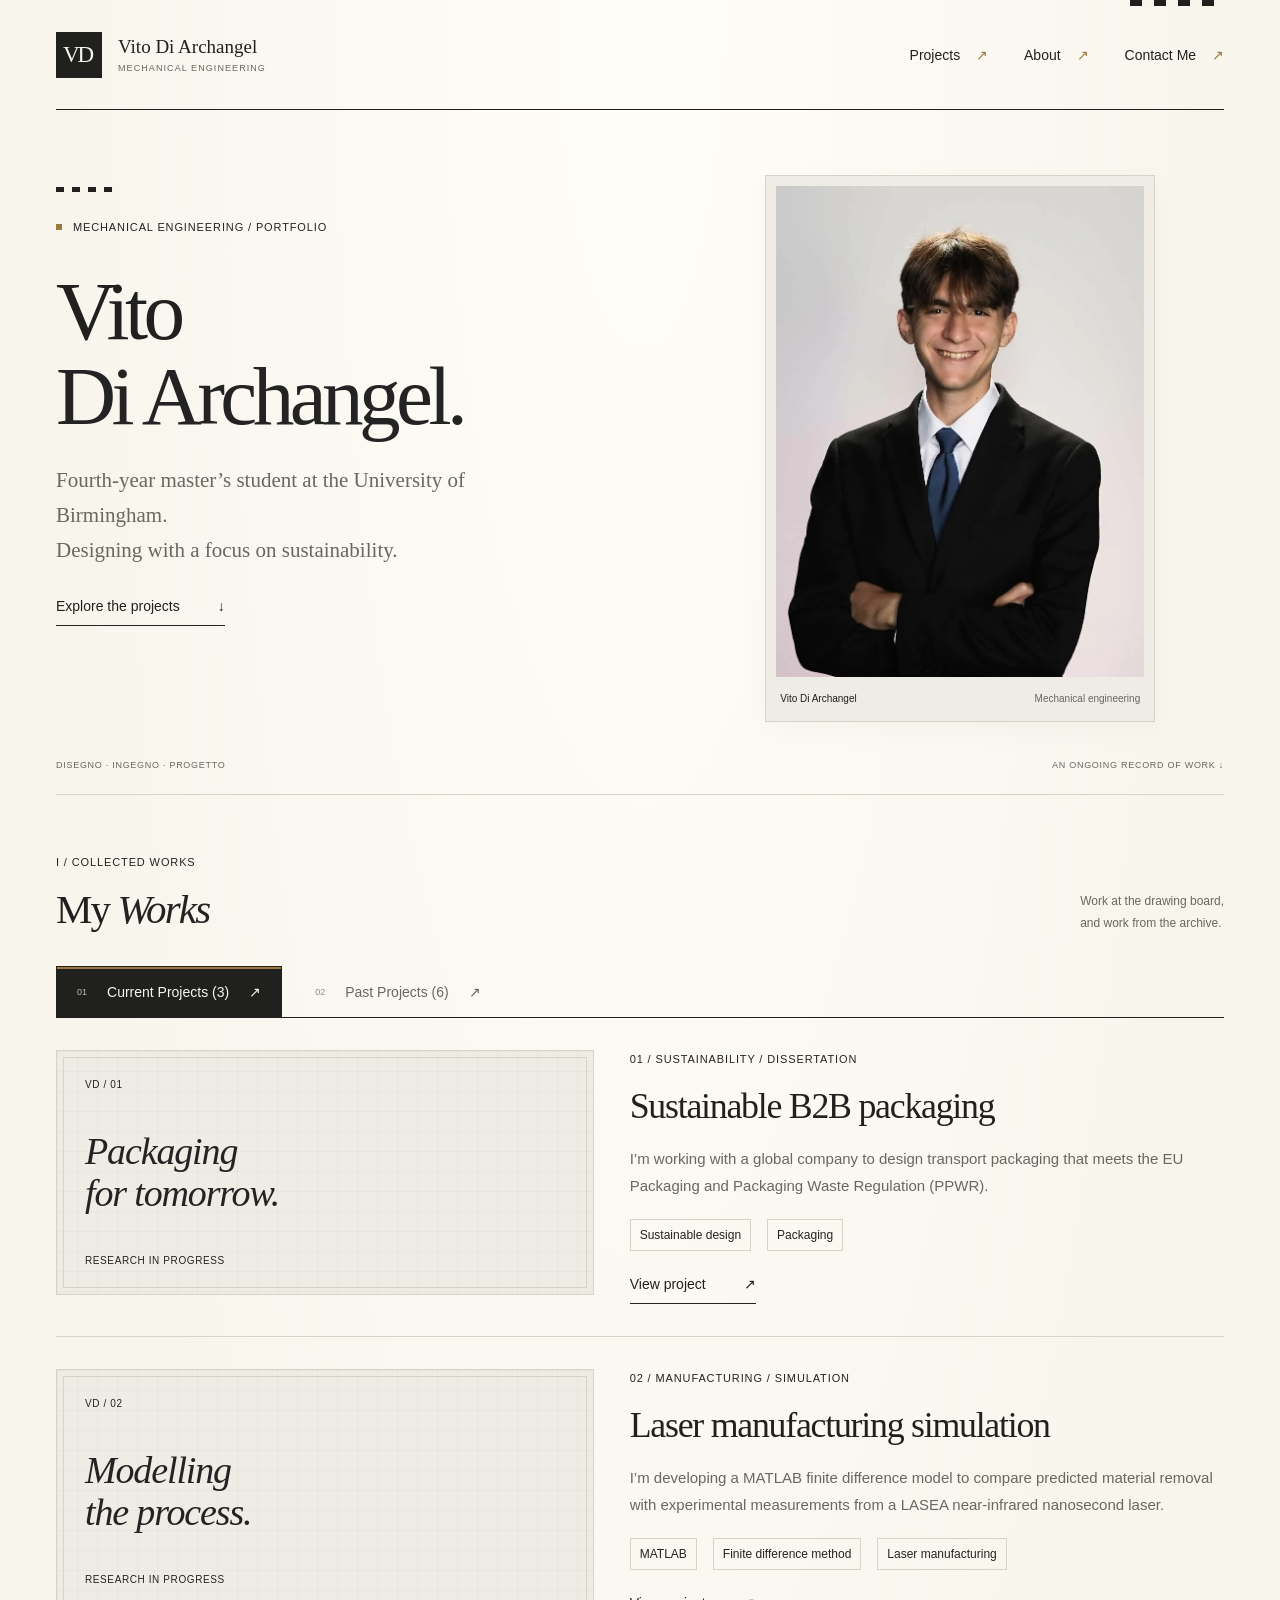
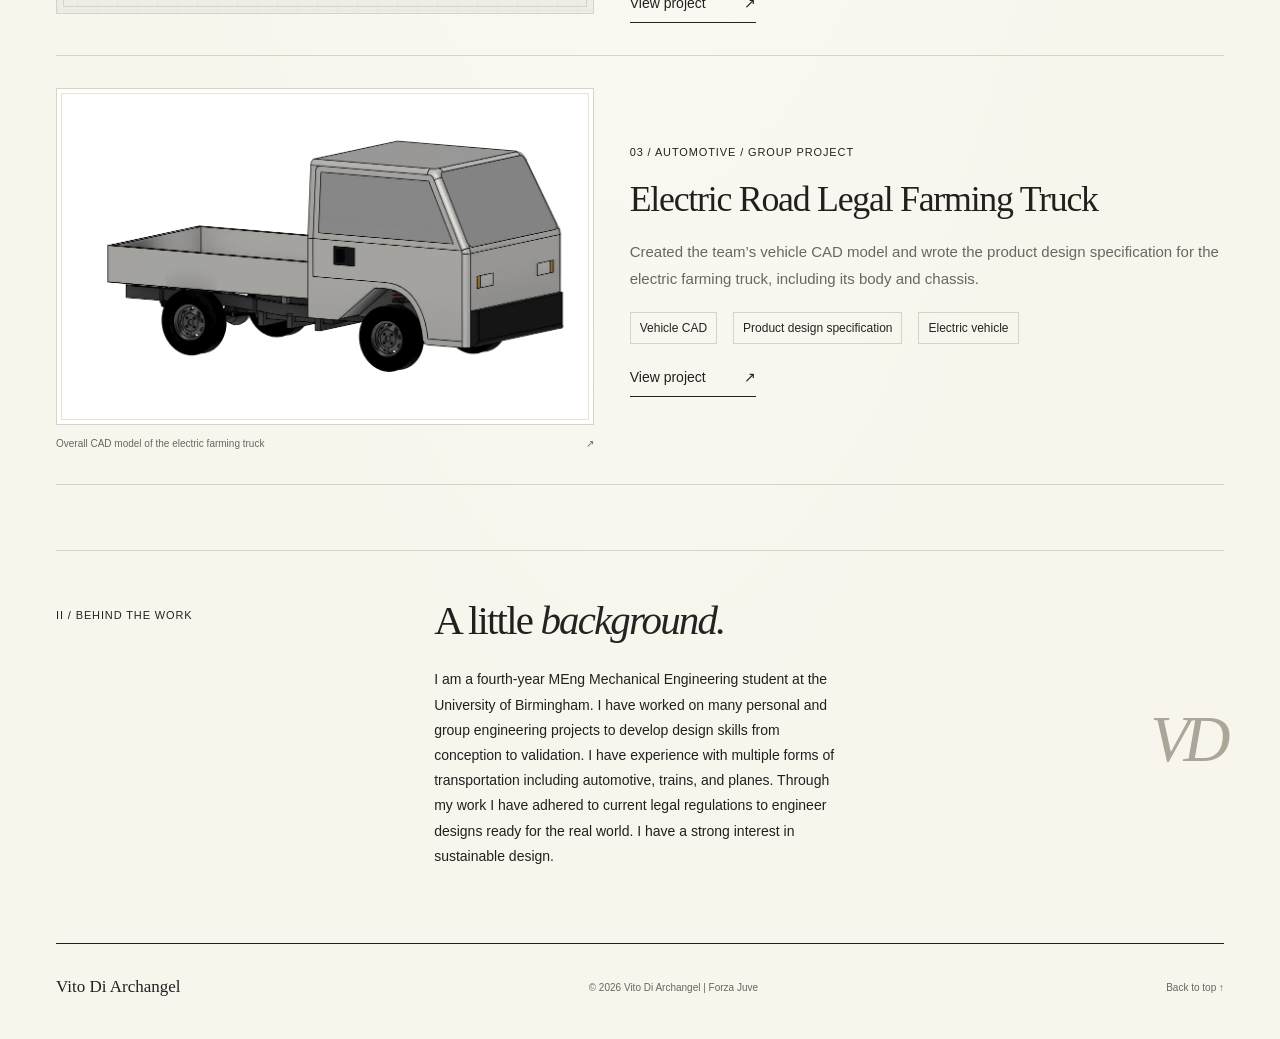
<file: index.html>
<!doctype html>
<html lang="en-GB">
  <head>
    <meta charset="UTF-8">
    <meta name="viewport" content="width=device-width, initial-scale=1">
    <meta name="description" content="Mechanical engineering portfolio of Vito Di Archangel, a fourth-year master’s student at the University of Birmingham.">
    <meta name="theme-color" content="#f8f5ed">
    <title>Vito Di Archangel - Portfolio</title>
    <link rel="stylesheet" href="style.css">
    <script src="page-data.js" defer>
    </script>
    <script src="script.js" defer>
    </script>
  </head>
  <body>
    <a class="skip-link" href="#main">Skip to content</a>

    <!-- A maker’s mark and a simple navigation. -->
    <header class="header shell">
      <a class="brand" href="./" aria-label="Vito Di Archangel home">
        <span class="brand-mark" aria-hidden="true">VD</span>
        <span>
          Vito Di Archangel
          <span class="brand-caption">Mechanical engineering</span>
        </span>
      </a>
      <nav aria-label="Main navigation">
        <a href="#projects">Projects <span aria-hidden="true">↗</span>
        </a>
        <a href="#about">About <span aria-hidden="true">↗</span>
        </a>
        <a href="contact.html">Contact Me <span aria-hidden="true">↗</span>
        </a>
      </nav>
    </header>

    <main id="main" class="shell">
      <section class="hero" aria-labelledby="hero-title">
        <div class="hero-copy">
          <p class="eyebrow">
            <span class="square" aria-hidden="true">
            </span>
            Mechanical engineering / Portfolio
          </p>
          <h1 id="hero-title">Vito<br>
            <em>Di Archangel.</em>
          </h1>
          <p class="intro">Fourth-year master’s student at the University of Birmingham.<br>Designing with a focus on sustainability.</p>
          <a class="text-link" href="#projects">
            Explore the projects <span aria-hidden="true">↓</span>
          </a>
        </div>

        <figure class="portrait-frame">
          <img class="portrait-image" src="assets/vito.jpg" alt="Portrait of Vito Di Archangel" width="749" height="1000" fetchpriority="high">
          <figcaption>
            <span>Vito Di Archangel</span>
            <span>Mechanical engineering</span>
          </figcaption>
        </figure>

        <div class="hero-foot">
          <span>Disegno · Ingegno · Progetto</span>
          <span>An ongoing record of work ↓</span>
        </div>
      </section>

      <section id="projects" class="projects" aria-labelledby="projects-title">
        <div class="section-heading">
          <div>
            <p class="eyebrow">I / Collected works</p>
            <h2 id="projects-title">My <em>Works</em>
            </h2>
          </div>
          <p>Work at the drawing board,<br>and work from the archive.</p>
        </div>

        <!-- Tabs support mouse, touch, arrow keys, Home, and End. -->
        <div class="tabs" role="tablist" aria-label="Project status">
          <button id="current-tab" type="button" role="tab" aria-selected="true" aria-controls="current-panel" tabindex="0">
            <span class="tab-number" aria-hidden="true">01</span>
            Current Projects (3)
            <span aria-hidden="true">↗</span>
          </button>
          <button id="past-tab" type="button" role="tab" aria-selected="false" aria-controls="past-panel" tabindex="-1">
            <span class="tab-number" aria-hidden="true">02</span>
            Past Projects (6)
            <span aria-hidden="true">↗</span>
          </button>
        </div>

        <div id="current-panel" class="project-list" role="tabpanel" aria-labelledby="current-tab" tabindex="0">
          <article id="sustainable-packaging" class="project-card">
            <div class="project-media">
              <div class="project-placeholder" aria-hidden="true">
                <span>VD / 01</span>
                <span>Packaging<br>for tomorrow.</span>
                <span>Research in progress</span>
              </div>
            </div>
            <div class="project-copy">
              <p class="eyebrow">01 / Sustainability / Dissertation</p>
              <h3>
                <a href="sustainable-packaging.html">Sustainable B2B packaging</a>
              </h3>
              <p class="project-intro">I’m working with a global company to design transport packaging that meets the EU Packaging and Packaging Waste Regulation (PPWR).</p>
              <ul class="project-tags" aria-label="Tools and focus areas">
                <li>Sustainable design</li>
                <li>Packaging</li>
              </ul>

              <a class="text-link project-page-link" href="sustainable-packaging.html">View project <span aria-hidden="true">↗</span>
              </a>
            </div>
          </article>

          <article id="laser-manufacturing" class="project-card">
            <div class="project-media">
              <div class="project-placeholder" aria-hidden="true">
                <span>VD / 02</span>
                <span>Modelling<br>the process.</span>
                <span>Research in progress</span>
              </div>
            </div>
            <div class="project-copy">
              <p class="eyebrow">02 / Manufacturing / Simulation</p>
              <h3>
                <a href="laser-manufacturing.html">Laser manufacturing simulation</a>
              </h3>
              <p class="project-intro">I’m developing a MATLAB finite difference model to compare predicted material removal with experimental measurements from a LASEA near-infrared nanosecond laser.</p>
              <ul class="project-tags" aria-label="Tools and focus areas">
                <li>MATLAB</li>
                <li>Finite difference method</li>
                <li>Laser manufacturing</li>
              </ul>

              <a class="text-link project-page-link" href="laser-manufacturing.html">View project <span aria-hidden="true">↗</span>
              </a>
            </div>
          </article>

          <article id="electric-farming-truck" class="project-card">
            <div class="project-media">
              <figure class="project-figure">
                <a href="electric-farming-truck.html" aria-label="View project: Electric Road Legal Farming Truck">
                  <img src="assets/page-8-image-1.png" alt="Overall CAD model of the electric farming truck" loading="lazy" width="1036" height="627">
                </a>
                <figcaption>Overall CAD model of the electric farming truck <span aria-hidden="true">↗</span>
                </figcaption>
              </figure>
            </div>
            <div class="project-copy">
              <p class="eyebrow">03 / Automotive / Group project</p>
              <h3>
                <a href="electric-farming-truck.html">Electric Road Legal Farming Truck</a>
              </h3>
              <p class="project-intro">Created the team’s vehicle CAD model and wrote the product design specification for the electric farming truck, including its body and chassis.</p>
              <ul class="project-tags" aria-label="Tools and focus areas">
                <li>Vehicle CAD</li>
                <li>Product design specification</li>
                <li>Electric vehicle</li>
              </ul>

              <a class="text-link project-page-link" href="electric-farming-truck.html">View project <span aria-hidden="true">↗</span>
              </a>
            </div>
          </article>
        </div>

        <div id="past-panel" class="project-list" role="tabpanel" aria-labelledby="past-tab" tabindex="0" hidden>
          <article id="gear-reduction-unit" class="project-card">
            <div class="project-media">
              <figure class="project-figure">
                <a href="gear-reduction-unit.html" aria-label="View project: Gear reduction unit">
                  <img src="assets/page-2-image-1.png" alt="Shaft subassemblies inserted into main unit assembly" loading="lazy" width="705" height="459">
                </a>
                <figcaption>Shaft subassemblies inserted into main unit assembly <span aria-hidden="true">↗</span>
                </figcaption>
              </figure>
            </div>
            <div class="project-copy">
              <p class="eyebrow">01 / Mechanical design / Transmission</p>
              <h3>
                <a href="gear-reduction-unit.html">Gear reduction unit</a>
              </h3>
              <p class="project-intro">Designed a 2:1 gear train with SKF bearings sized for 12,000-hour L10 life.</p>
              <ul class="project-tags" aria-label="Tools and focus areas">
                <li>GP100</li>
                <li>Romax Concept</li>
                <li>BS 8888</li>
                <li>GD&amp;T</li>
              </ul>

              <a class="text-link project-page-link" href="gear-reduction-unit.html">View project <span aria-hidden="true">↗</span>
              </a>
            </div>
          </article>

          <article id="train-bogie" class="project-card">
            <div class="project-media">
              <figure class="project-figure">
                <a href="train-bogie.html" aria-label="View project: Train bogie with regenerative braking">
                  <img src="assets/page-3-image-1.png" alt="Complete bogie CAD" loading="lazy" width="663" height="454">
                </a>
                <figcaption>Complete bogie CAD <span aria-hidden="true">↗</span>
                </figcaption>
              </figure>
            </div>
            <div class="project-copy">
              <p class="eyebrow">02 / Rail / Interdisciplinary design</p>
              <h3>
                <a href="train-bogie.html">Train bogie with regenerative braking</a>
              </h3>
              <p class="project-intro">Modelled the bogie in CAD and refined its frame using finite element analysis. Produced BS 8888 drawings and manufacturing plans.</p>
              <ul class="project-tags" aria-label="Tools and focus areas">
                <li>CAD</li>
                <li>FEA</li>
                <li>Regenerative braking</li>
                <li>Design for manufacture</li>
              </ul>

              <a class="text-link project-page-link" href="train-bogie.html">View project <span aria-hidden="true">↗</span>
              </a>
            </div>
          </article>

          <article id="wing-redesign" class="project-card">
            <div class="project-media">
              <figure class="project-figure">
                <a href="wing-redesign.html" aria-label="View project: Wing redesign in Ansys CFD">
                  <img src="assets/page-4-image-1.png" alt="Twist redesign: velocity streamlines at cruise speed" loading="lazy" width="1239" height="635">
                </a>
                <figcaption>Twist redesign: velocity streamlines at cruise speed <span aria-hidden="true">↗</span>
                </figcaption>
              </figure>
            </div>
            <div class="project-copy">
              <p class="eyebrow">03 / Aerospace / Computational fluid dynamics</p>
              <h3>
                <a href="wing-redesign.html">Wing redesign in Ansys CFD</a>
              </h3>
              <p class="project-intro">Used Ansys CFD to show that a 3° wing twist increased the lift coefficient by 9.6% and the drag coefficient by 5.5%.</p>
              <ul class="project-tags" aria-label="Tools and focus areas">
                <li>Ansys CFD</li>
                <li>Aerodynamics</li>
                <li>Meshing</li>
              </ul>

              <a class="text-link project-page-link" href="wing-redesign.html">View project <span aria-hidden="true">↗</span>
              </a>
            </div>
          </article>

          <article id="mesh-influence" class="project-card">
            <div class="project-media">
              <figure class="project-figure">
                <a href="mesh-influence.html" aria-label="View project: FEA Analysis of Mesh Influence">
                  <img src="assets/page-5-image-1.png" alt="Von Mises stress, 640-element mesh, peak at the fixed end" loading="lazy" width="1100" height="321">
                </a>
                <figcaption>Von Mises stress, 640-element mesh, peak at the fixed end <span aria-hidden="true">↗</span>
                </figcaption>
              </figure>
            </div>
            <div class="project-copy">
              <p class="eyebrow">04 / Simulation / Model validation</p>
              <h3>
                <a href="mesh-influence.html">FEA Analysis of Mesh Influence</a>
              </h3>
              <p class="project-intro">Validated a 640-element mesh within 2% of beam theory and identified a stress singularity.</p>
              <ul class="project-tags" aria-label="Tools and focus areas">
                <li>Ansys Mechanical</li>
                <li>Mesh convergence</li>
                <li>Beam theory</li>
              </ul>

              <a class="text-link project-page-link" href="mesh-influence.html">View project <span aria-hidden="true">↗</span>
              </a>
            </div>
          </article>

          <article id="lunar-habitat" class="project-card">
            <div class="project-media">
              <figure class="project-figure">
                <a href="lunar-habitat.html" aria-label="View project: Lunar habitat: thermal protection &amp; HVAC">
                  <img src="assets/page-6-image-2.png" alt="Conceptual lunar base team design" loading="lazy" width="975" height="487">
                </a>
                <figcaption>Conceptual lunar base team design <span aria-hidden="true">↗</span>
                </figcaption>
              </figure>
            </div>
            <div class="project-copy">
              <p class="eyebrow">05 / Thermal systems / Interdisciplinary design</p>
              <h3>
                <a href="lunar-habitat.html">Lunar habitat: thermal protection &amp; HVAC</a>
              </h3>
              <p class="project-intro">Developed the lunar base concept selected by the team and sized a heat pump for a 20.9 kW peak cooling load.</p>
              <ul class="project-tags" aria-label="Tools and focus areas">
                <li>HVAC</li>
                <li>Thermal design</li>
                <li>Materials selection</li>
              </ul>

              <a class="text-link project-page-link" href="lunar-habitat.html">View project <span aria-hidden="true">↗</span>
              </a>
            </div>
          </article>

          <article id="rc-engine" class="project-card">
            <div class="project-media">
              <figure class="project-figure">
                <a href="rc-engine.html" aria-label="View project: Two-stroke diesel engine for an RC car">
                  <img src="assets/page-7-image-3.png" alt="Section view of engine CAD" loading="lazy" width="987" height="728">
                </a>
                <figcaption>Section view of engine CAD <span aria-hidden="true">↗</span>
                </figcaption>
              </figure>
            </div>
            <div class="project-copy">
              <p class="eyebrow">06 / Engine design / Manufacturing</p>
              <h3>
                <a href="rc-engine.html">Two-stroke diesel engine for an RC car</a>
              </h3>
              <p class="project-intro">Sized the bore and stroke for 0.07 bhp, allowing for drivetrain losses, and designed the port timing and crankshaft.</p>
              <ul class="project-tags" aria-label="Tools and focus areas">
                <li>Engine design</li>
                <li>Stress analysis</li>
                <li>Manufacturing planning</li>
              </ul>

              <a class="text-link project-page-link" href="rc-engine.html">View project <span aria-hidden="true">↗</span>
              </a>
            </div>
          </article>
        </div>
      </section>

      <section id="about" class="about" aria-labelledby="about-title">
        <p class="eyebrow">II / Behind the work</p>
        <div>
          <h2 id="about-title">A little <em>background.</em>
          </h2>
          <p>I am a fourth-year MEng Mechanical Engineering student at the University of Birmingham. I have worked on many personal and group engineering projects to develop design skills from conception to validation. I have experience with multiple forms of transportation including automotive, trains, and planes. Through my work I have adhered to current legal regulations to engineer designs ready for the real world. I have a strong interest in sustainable design.</p>
        </div>
        <span class="about-mark" aria-hidden="true">VD</span>
      </section>

    </main>

    <footer class="shell footer">
      <a class="footer-name" href="./">Vito Di Archangel</a>
      <p>© <span id="year">2026</span> Vito Di Archangel | Forza Juve</p>
      <a href="#main">Back to top ↑</a>
    </footer>
  </body>
</html>
</file>
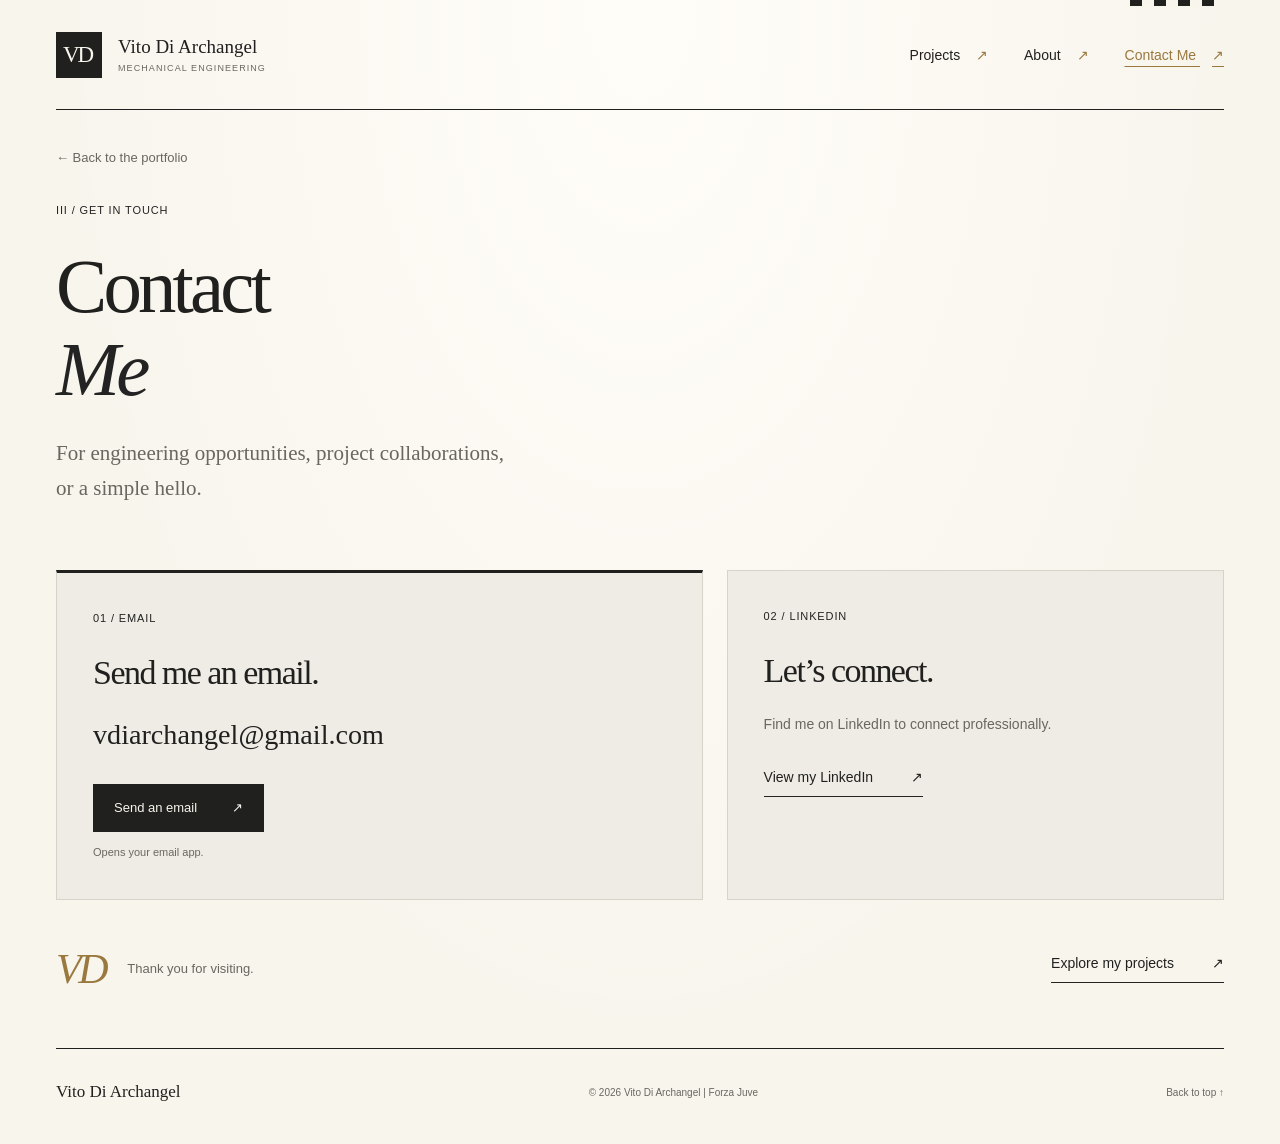
<file: contact.html>
<!doctype html>
<html lang="en-GB">
  <head>
    <meta charset="UTF-8">
    <meta name="viewport" content="width=device-width, initial-scale=1">
    <meta name="description" content="Contact Vito Di Archangel by email or connect on LinkedIn.">
    <meta name="theme-color" content="#f8f5ed">
    <title>Contact Me | Vito Di Archangel</title>
    <link rel="stylesheet" href="style.css">
    <script src="page-data.js" defer>
    </script>
    <script src="script.js" defer>
    </script>
  </head>
  <body>
    <a class="skip-link" href="#main">Skip to content</a>
    <header class="header shell">
      <a class="brand" href="index.html" aria-label="Vito Di Archangel home">
        <span class="brand-mark" aria-hidden="true">VD</span>
        <span>
          Vito Di Archangel
          <span class="brand-caption">Mechanical engineering</span>
        </span>
      </a>
      <nav aria-label="Main navigation">
        <a href="index.html#projects">Projects <span aria-hidden="true">↗</span>
        </a>
        <a href="index.html#about">About <span aria-hidden="true">↗</span>
        </a>
        <a href="contact.html" aria-current="page">Contact Me <span aria-hidden="true">↗</span>
        </a>
      </nav>
    </header>
    <main id="main" class="shell contact-page">
      <div class="contact-heading">
        <a class="case-back" href="index.html">← Back to the portfolio</a>
        <p class="eyebrow">III / Get in touch</p>
        <h1>Contact<br>
          <em> Me</em>
        </h1>
        <p class="contact-lead">For engineering opportunities, project collaborations,<br>or a simple hello.</p>
      </div>
      <div class="contact-grid">
        <section class="contact-card contact-email" aria-labelledby="email-title">
          <p class="eyebrow">01 / Email</p>
          <h2 id="email-title">Send me an email.</h2>
          <a class="contact-address" href="mailto:vdiarchangel@gmail.com">vdiarchangel@gmail.com</a>
          <a class="contact-button" href="mailto:vdiarchangel@gmail.com">Send an email <span aria-hidden="true">↗</span>
          </a>
          <p class="contact-note">Opens your email app.</p>
        </section>
        <section class="contact-card" aria-labelledby="linkedin-title">
          <p class="eyebrow">02 / LinkedIn</p>
          <h2 id="linkedin-title">Let’s connect.</h2>
          <p>Find me on LinkedIn to connect professionally.</p>
          <a class="text-link" href="https://www.linkedin.com/in/vdiarchangel" target="_blank" rel="noopener noreferrer">View my LinkedIn <span aria-hidden="true">↗</span>
          </a>
        </section>
      </div>
      <div class="contact-closing">
        <span aria-hidden="true">VD</span>
        <p>Thank you for visiting.</p>
        <a class="text-link" href="index.html#projects">Explore my projects <span aria-hidden="true">↗</span>
        </a>
      </div>
    </main>
    <footer class="shell footer">
      <a class="footer-name" href="index.html">Vito Di Archangel</a>
      <p>© <span id="year">2026</span> Vito Di Archangel | Forza Juve</p>
      <a href="#main">Back to top ↑</a>
    </footer>
  </body>
</html>
</file>
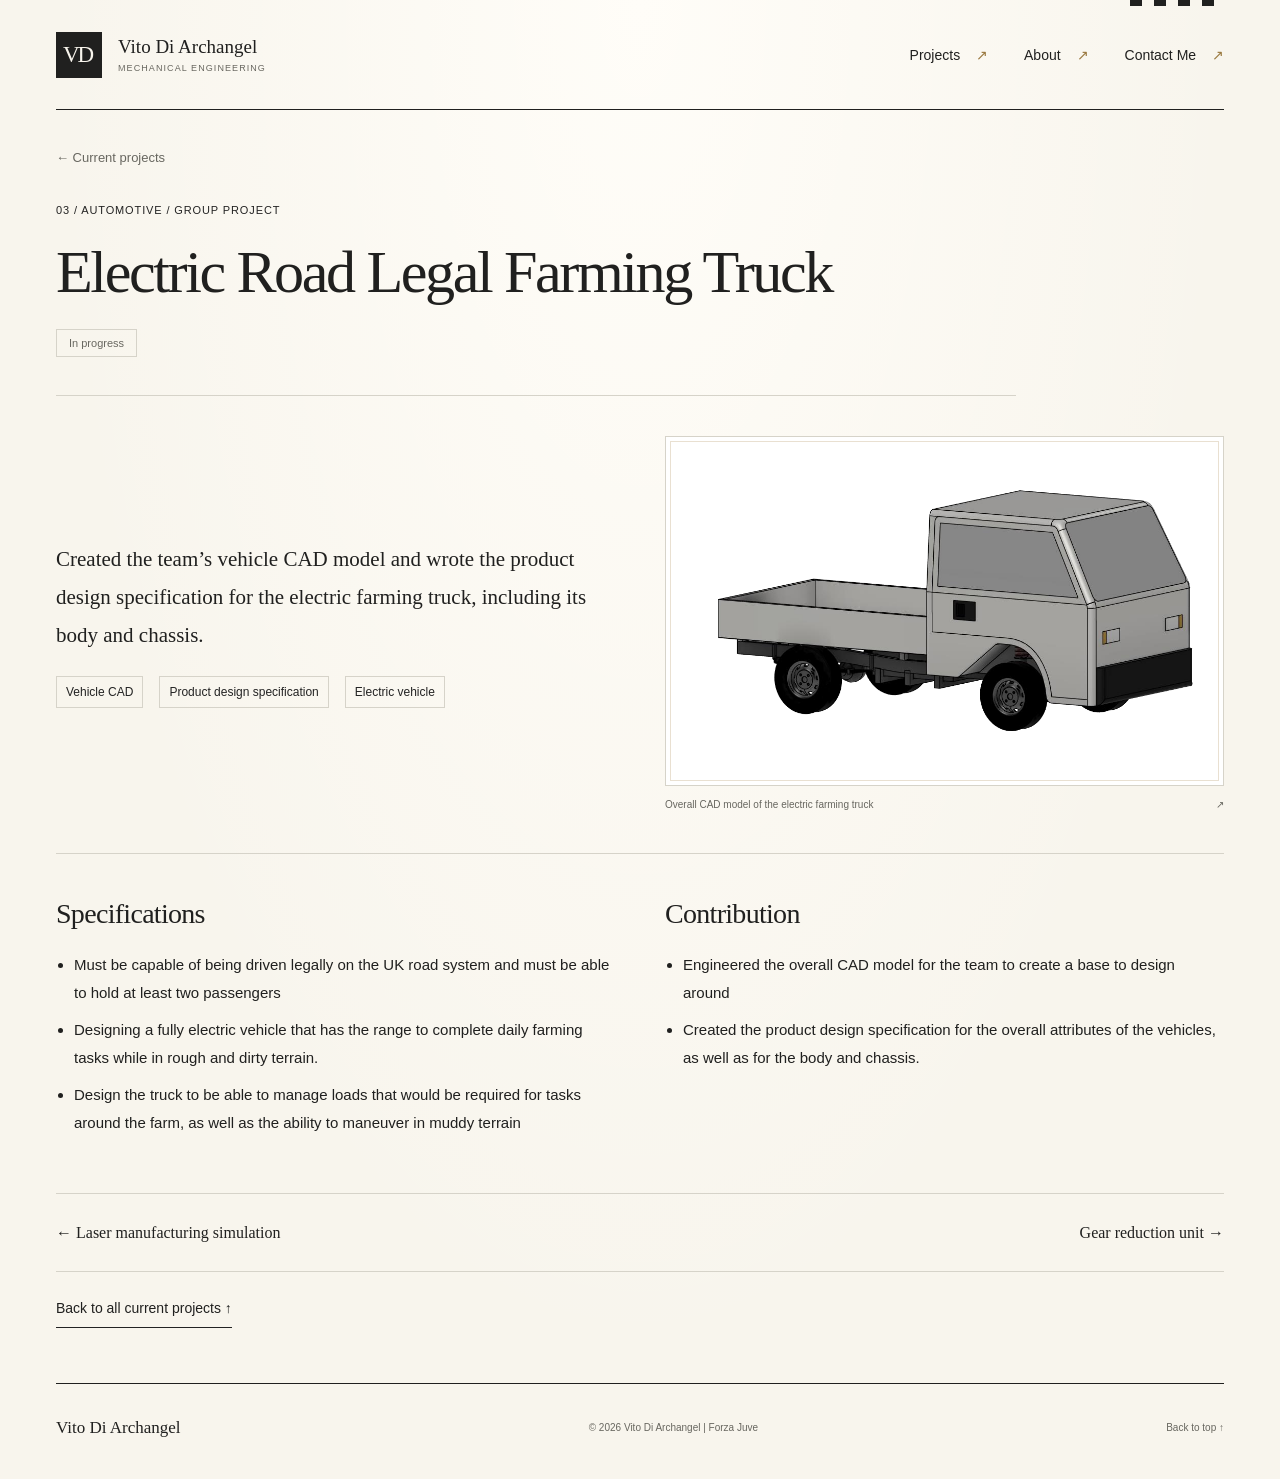
<file: electric-farming-truck.html>
<!doctype html>
<html lang="en-GB">
  <head>
    <meta charset="UTF-8">
    <meta name="viewport" content="width=device-width, initial-scale=1">
    <meta name="description" content="Electric Road Legal Farming Truck — an engineering project by Vito Di Archangel.">
    <meta name="theme-color" content="#f8f5ed">
    <title>Electric Road Legal Farming Truck | Vito Di Archangel</title>
    <link rel="stylesheet" href="style.css">
    <script src="page-data.js" defer>
    </script>
    <script src="script.js" defer>
    </script>
  </head>
  <body>
    <a class="skip-link" href="#main">Skip to content</a>
    <header class="header shell">
      <a class="brand" href="index.html" aria-label="Vito Di Archangel home">
        <span class="brand-mark" aria-hidden="true">VD</span>
        <span>
          Vito Di Archangel
          <span class="brand-caption">Mechanical engineering</span>
        </span>
      </a>
      <nav aria-label="Main navigation">
        <a href="index.html#projects">Projects <span aria-hidden="true">↗</span>
        </a>
        <a href="index.html#about">About <span aria-hidden="true">↗</span>
        </a>
        <a href="contact.html">Contact Me <span aria-hidden="true">↗</span>
        </a>
      </nav>
    </header>
    <main id="main" class="shell case-study">
      <div class="case-heading">
        <a class="case-back" href="index.html#projects">← Current projects</a>
        <p class="eyebrow">03 / Automotive / Group project</p>
        <h1>Electric Road Legal Farming Truck</h1>
        <span class="case-status">In progress</span>
      </div>
      <div class="case-overview">
        <div class="case-introduction">
          <p class="project-intro">Created the team’s vehicle CAD model and wrote the product design specification for the electric farming truck, including its body and chassis.</p>
          <ul class="project-tags" aria-label="Tools and focus areas">
            <li>Vehicle CAD</li>
            <li>Product design specification</li>
            <li>Electric vehicle</li>
          </ul>
        </div>
        <div class="project-media">
          <figure class="project-figure">
            <a href="assets/page-8-image-1.png" target="_blank" rel="noopener" aria-label="Open full-size image: Overall CAD model of the electric farming truck">
              <img src="assets/page-8-image-1.png" alt="Overall CAD model of the electric farming truck" loading="lazy" width="1036" height="627">
            </a>
            <figcaption>Overall CAD model of the electric farming truck <span aria-hidden="true">↗</span>
            </figcaption>
          </figure>
        </div>
      </div>
      <section class="case-details" aria-label="Project specifications and contributions">
        <div class="project-detail-content">
          <section class="project-notes">
            <h2>Specifications</h2>
            <ul>
              <li>Must be capable of being driven legally on the UK road system and must be able to hold at least two passengers</li>
              <li>Designing a fully electric vehicle that has the range to complete daily farming tasks while in rough and dirty terrain.</li>
              <li>Design the truck to be able to manage loads that would be required for tasks around the farm, as well as the ability to maneuver in muddy terrain</li>
            </ul>
          </section>
          <section class="project-notes">
            <h2>Contribution</h2>
            <ul>
              <li>Engineered the overall CAD model for the team to create a base to design around</li>
              <li>Created the product design specification for the overall attributes of the vehicles, as well as for the body and chassis.</li>
            </ul>
          </section>
        </div>
      </section>
      <nav class="case-pagination" aria-label="Other projects">
        <a href="laser-manufacturing.html">← Laser manufacturing simulation</a> <a href="gear-reduction-unit.html">Gear reduction unit →</a>
      </nav>
      <a class="text-link case-return" href="index.html#projects">Back to all current projects ↑</a>
    </main>
    <footer class="shell footer">
      <a class="footer-name" href="index.html">Vito Di Archangel</a>
      <p>© <span id="year">2026</span> Vito Di Archangel | Forza Juve</p>
      <a href="#main">Back to top ↑</a>
    </footer>
  </body>
</html>
</file>
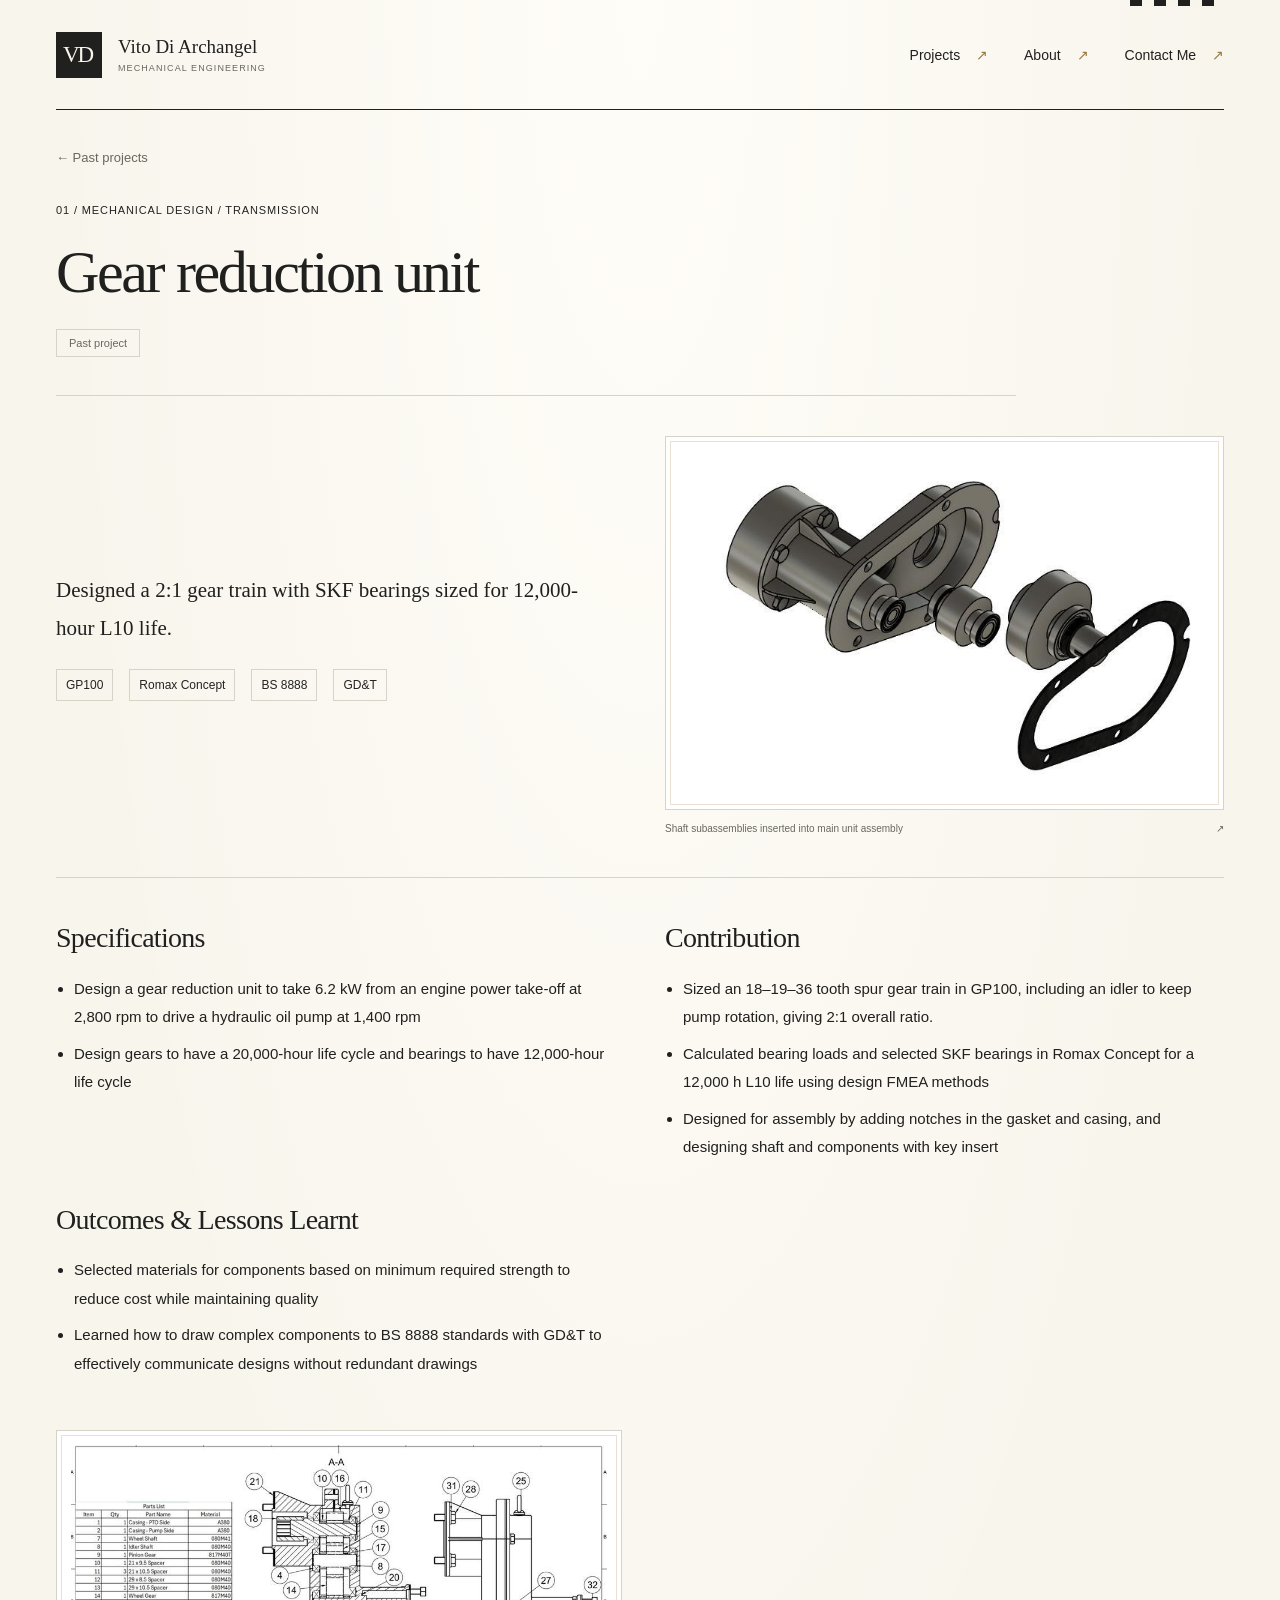
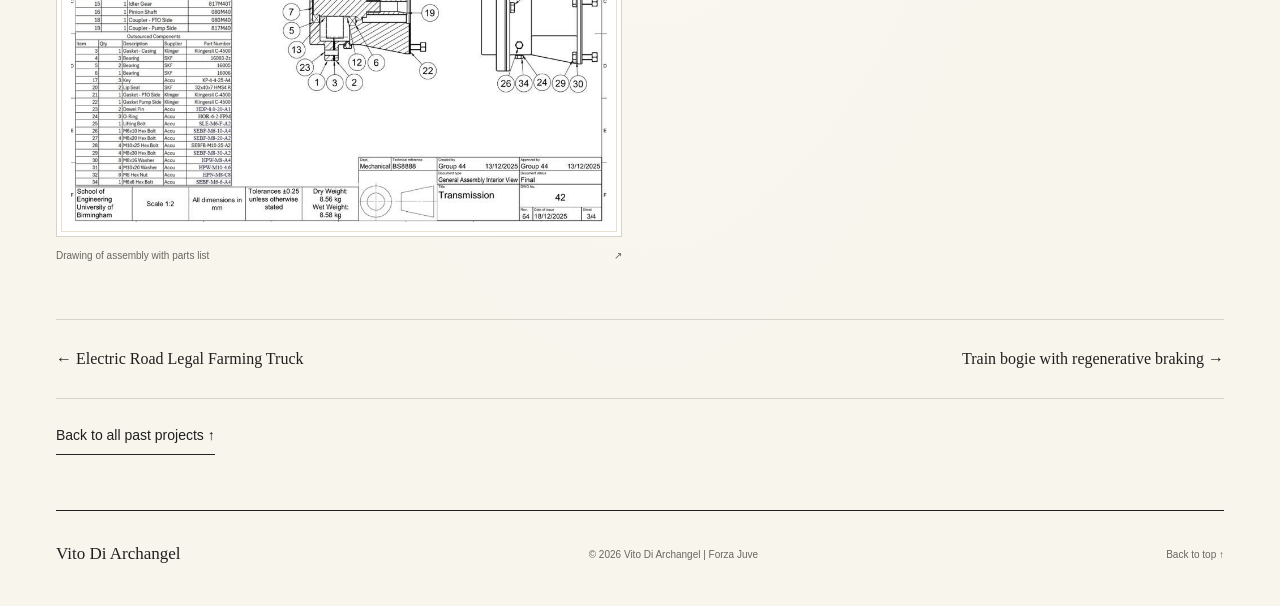
<file: gear-reduction-unit.html>
<!doctype html>
<html lang="en-GB">
  <head>
    <meta charset="UTF-8">
    <meta name="viewport" content="width=device-width, initial-scale=1">
    <meta name="description" content="Gear reduction unit — an engineering project by Vito Di Archangel.">
    <meta name="theme-color" content="#f8f5ed">
    <title>Gear reduction unit | Vito Di Archangel</title>
    <link rel="stylesheet" href="style.css">
    <script src="page-data.js" defer>
    </script>
    <script src="script.js" defer>
    </script>
  </head>
  <body>
    <a class="skip-link" href="#main">Skip to content</a>
    <header class="header shell">
      <a class="brand" href="index.html" aria-label="Vito Di Archangel home">
        <span class="brand-mark" aria-hidden="true">VD</span>
        <span>
          Vito Di Archangel
          <span class="brand-caption">Mechanical engineering</span>
        </span>
      </a>
      <nav aria-label="Main navigation">
        <a href="index.html#projects">Projects <span aria-hidden="true">↗</span>
        </a>
        <a href="index.html#about">About <span aria-hidden="true">↗</span>
        </a>
        <a href="contact.html">Contact Me <span aria-hidden="true">↗</span>
        </a>
      </nav>
    </header>
    <main id="main" class="shell case-study">
      <div class="case-heading">
        <a class="case-back" href="index.html#past-projects">← Past projects</a>
        <p class="eyebrow">01 / Mechanical design / Transmission</p>
        <h1>Gear reduction unit</h1>
        <span class="case-status">Past project</span>
      </div>
      <div class="case-overview">
        <div class="case-introduction">
          <p class="project-intro">Designed a 2:1 gear train with SKF bearings sized for 12,000-hour L10 life.</p>
          <ul class="project-tags" aria-label="Tools and focus areas">
            <li>GP100</li>
            <li>Romax Concept</li>
            <li>BS 8888</li>
            <li>GD&amp;T</li>
          </ul>
        </div>
        <div class="project-media">
          <figure class="project-figure">
            <a href="assets/page-2-image-1.png" target="_blank" rel="noopener" aria-label="Open full-size image: Shaft subassemblies inserted into main unit assembly">
              <img src="assets/page-2-image-1.png" alt="Shaft subassemblies inserted into main unit assembly" loading="lazy" width="705" height="459">
            </a>
            <figcaption>Shaft subassemblies inserted into main unit assembly <span aria-hidden="true">↗</span>
            </figcaption>
          </figure>
        </div>
      </div>
      <section class="case-details" aria-label="Project specifications and contributions">
        <div class="project-detail-content">
          <section class="project-notes">
            <h2>Specifications</h2>
            <ul>
              <li>Design a gear reduction unit to take 6.2 kW from an engine power take-off at 2,800 rpm to drive a hydraulic oil pump at 1,400 rpm</li>
              <li>Design gears to have a 20,000-hour life cycle and bearings to have 12,000-hour life cycle</li>
            </ul>
          </section>
          <section class="project-notes">
            <h2>Contribution</h2>
            <ul>
              <li>Sized an 18–19–36 tooth spur gear train in GP100, including an idler to keep pump rotation, giving 2:1 overall ratio.</li>
              <li>Calculated bearing loads and selected SKF bearings in Romax Concept for a 12,000 h L10 life using design FMEA methods</li>
              <li>Designed for assembly by adding notches in the gasket and casing, and designing shaft and components with key insert</li>
            </ul>
          </section>
          <section class="project-notes">
            <h2>Outcomes &amp; Lessons Learnt</h2>
            <ul>
              <li>Selected materials for components based on minimum required strength to reduce cost while maintaining quality</li>
              <li>Learned how to draw complex components to BS 8888 standards with GD&amp;T to effectively communicate designs without redundant drawings</li>
            </ul>
          </section>
          <div class="project-gallery">
            <figure class="project-figure">
              <a href="assets/page-2-image-2.png" target="_blank" rel="noopener" aria-label="Open full-size image: Drawing of assembly with parts list">
                <img src="assets/page-2-image-2.png" alt="Drawing of assembly with parts list" loading="lazy" width="947" height="666">
              </a>
              <figcaption>Drawing of assembly with parts list <span aria-hidden="true">↗</span>
              </figcaption>
            </figure>
          </div>
        </div>
      </section>
      <nav class="case-pagination" aria-label="Other projects">
        <a href="electric-farming-truck.html">← Electric Road Legal Farming Truck</a> <a href="train-bogie.html">Train bogie with regenerative braking →</a>
      </nav>
      <a class="text-link case-return" href="index.html#past-projects">Back to all past projects ↑</a>
    </main>
    <footer class="shell footer">
      <a class="footer-name" href="index.html">Vito Di Archangel</a>
      <p>© <span id="year">2026</span> Vito Di Archangel | Forza Juve</p>
      <a href="#main">Back to top ↑</a>
    </footer>
  </body>
</html>
</file>
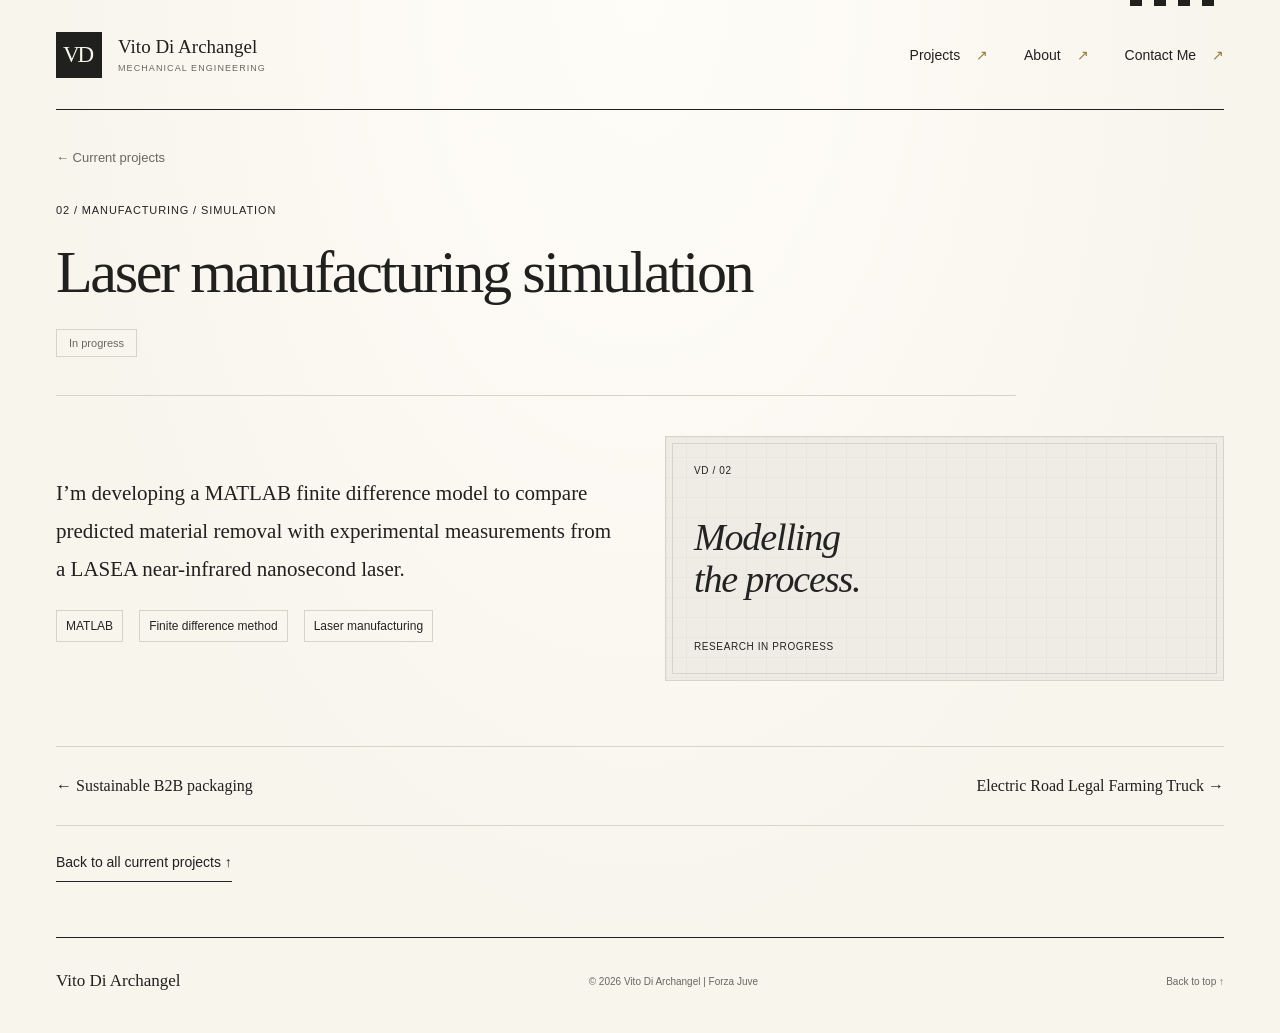
<file: laser-manufacturing.html>
<!doctype html>
<html lang="en-GB">
  <head>
    <meta charset="UTF-8">
    <meta name="viewport" content="width=device-width, initial-scale=1">
    <meta name="description" content="Laser manufacturing simulation — an engineering project by Vito Di Archangel.">
    <meta name="theme-color" content="#f8f5ed">
    <title>Laser manufacturing simulation | Vito Di Archangel</title>
    <link rel="stylesheet" href="style.css">
    <script src="page-data.js" defer>
    </script>
    <script src="script.js" defer>
    </script>
  </head>
  <body>
    <a class="skip-link" href="#main">Skip to content</a>
    <header class="header shell">
      <a class="brand" href="index.html" aria-label="Vito Di Archangel home">
        <span class="brand-mark" aria-hidden="true">VD</span>
        <span>
          Vito Di Archangel
          <span class="brand-caption">Mechanical engineering</span>
        </span>
      </a>
      <nav aria-label="Main navigation">
        <a href="index.html#projects">Projects <span aria-hidden="true">↗</span>
        </a>
        <a href="index.html#about">About <span aria-hidden="true">↗</span>
        </a>
        <a href="contact.html">Contact Me <span aria-hidden="true">↗</span>
        </a>
      </nav>
    </header>
    <main id="main" class="shell case-study">
      <div class="case-heading">
        <a class="case-back" href="index.html#projects">← Current projects</a>
        <p class="eyebrow">02 / Manufacturing / Simulation</p>
        <h1>Laser manufacturing simulation</h1>
        <span class="case-status">In progress</span>
      </div>
      <div class="case-overview">
        <div class="case-introduction">
          <p class="project-intro">I’m developing a MATLAB finite difference model to compare predicted material removal with experimental measurements from a LASEA near-infrared nanosecond laser.</p>
          <ul class="project-tags" aria-label="Tools and focus areas">
            <li>MATLAB</li>
            <li>Finite difference method</li>
            <li>Laser manufacturing</li>
          </ul>
        </div>
        <div class="project-media">
          <div class="project-placeholder" aria-hidden="true">
            <span>VD / 02</span>
            <span>Modelling<br>the process.</span>
            <span>Research in progress</span>
          </div>
        </div>
      </div>

      <nav class="case-pagination" aria-label="Other projects">
        <a href="sustainable-packaging.html">← Sustainable B2B packaging</a> <a href="electric-farming-truck.html">Electric Road Legal Farming Truck →</a>
      </nav>
      <a class="text-link case-return" href="index.html#projects">Back to all current projects ↑</a>
    </main>
    <footer class="shell footer">
      <a class="footer-name" href="index.html">Vito Di Archangel</a>
      <p>© <span id="year">2026</span> Vito Di Archangel | Forza Juve</p>
      <a href="#main">Back to top ↑</a>
    </footer>
  </body>
</html>
</file>
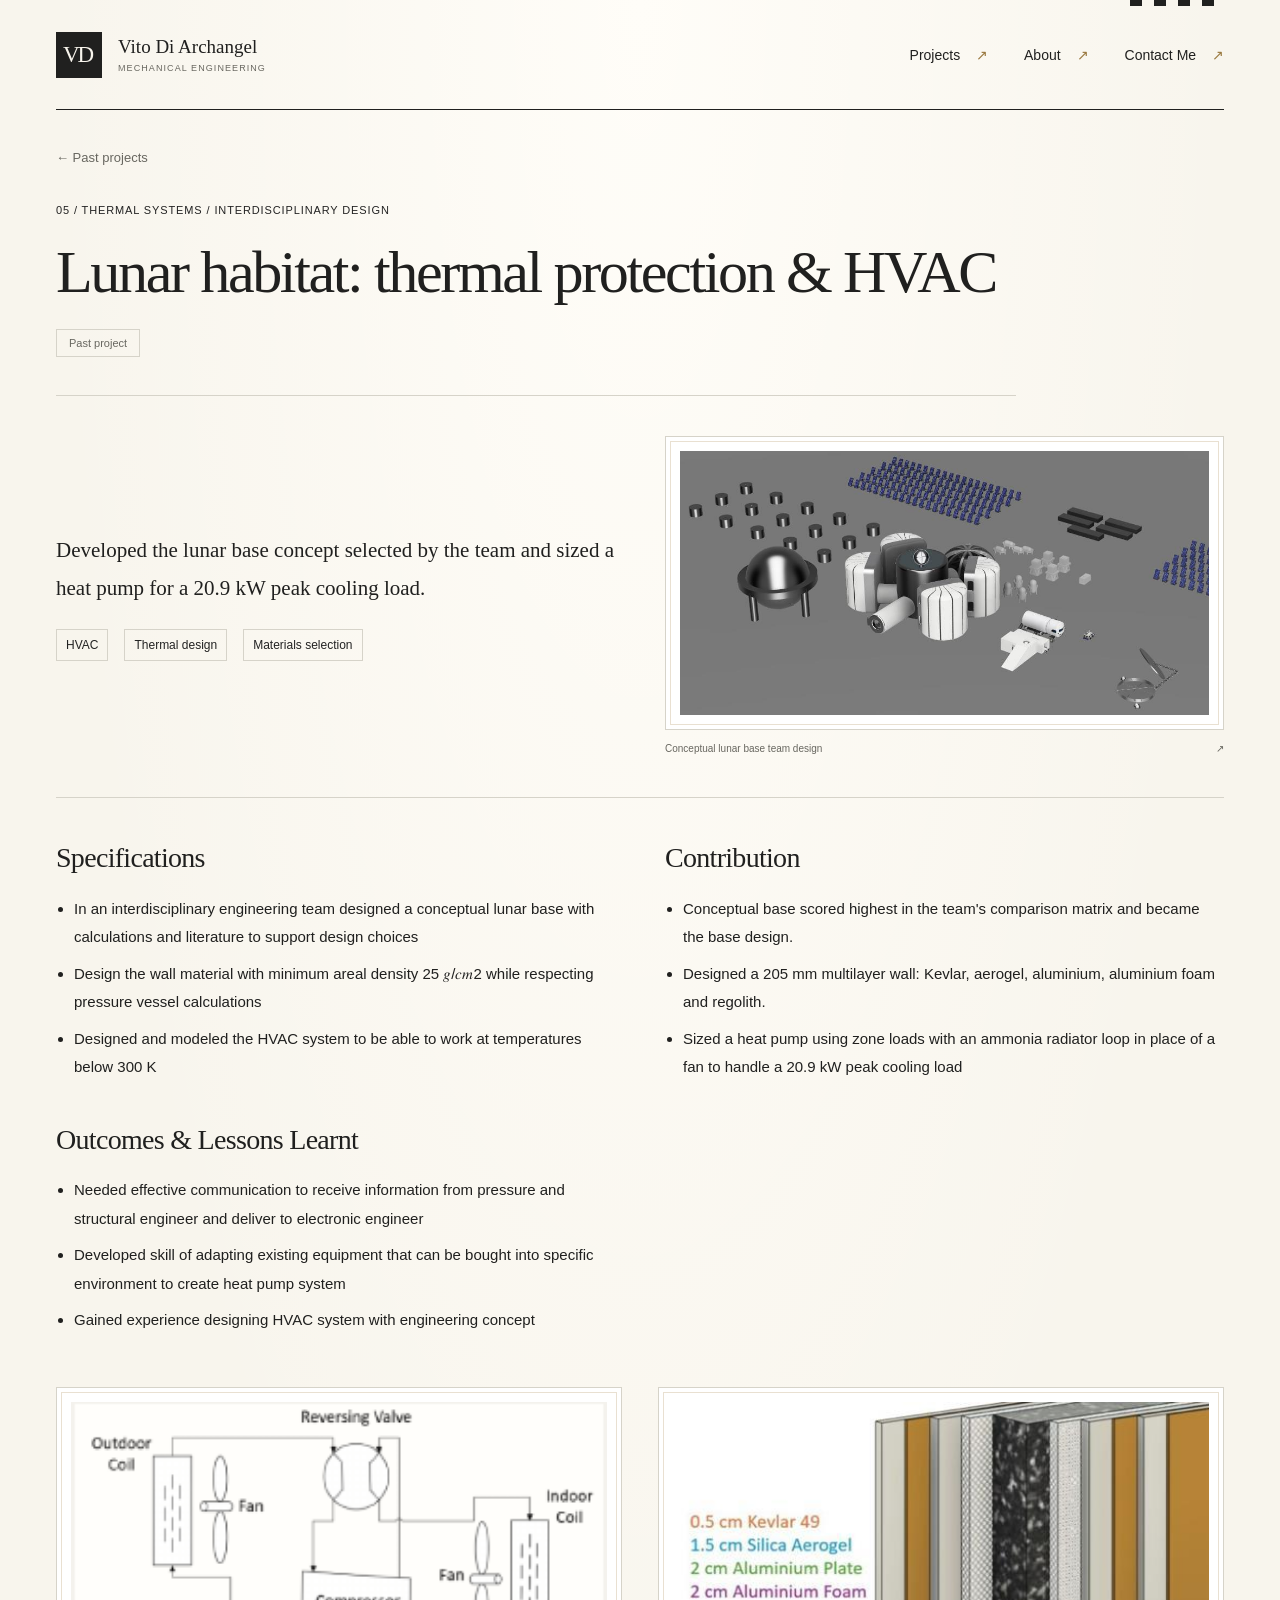
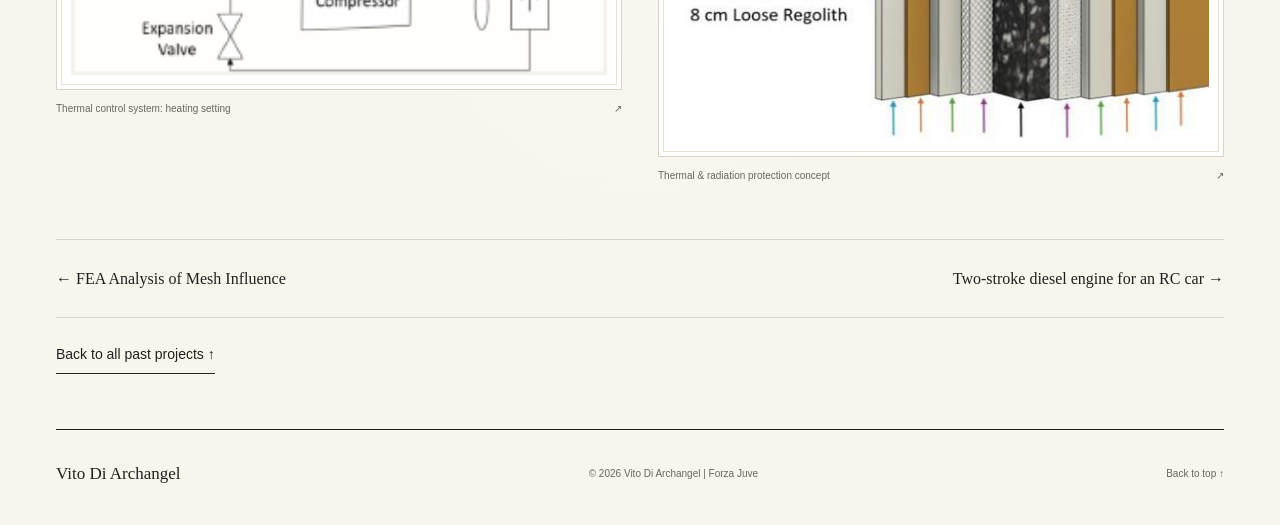
<file: lunar-habitat.html>
<!doctype html>
<html lang="en-GB">
  <head>
    <meta charset="UTF-8">
    <meta name="viewport" content="width=device-width, initial-scale=1">
    <meta name="description" content="Lunar habitat: thermal protection &amp; HVAC — an engineering project by Vito Di Archangel.">
    <meta name="theme-color" content="#f8f5ed">
    <title>Lunar habitat: thermal protection &amp; HVAC | Vito Di Archangel</title>
    <link rel="stylesheet" href="style.css">
    <script src="page-data.js" defer>
    </script>
    <script src="script.js" defer>
    </script>
  </head>
  <body>
    <a class="skip-link" href="#main">Skip to content</a>
    <header class="header shell">
      <a class="brand" href="index.html" aria-label="Vito Di Archangel home">
        <span class="brand-mark" aria-hidden="true">VD</span>
        <span>
          Vito Di Archangel
          <span class="brand-caption">Mechanical engineering</span>
        </span>
      </a>
      <nav aria-label="Main navigation">
        <a href="index.html#projects">Projects <span aria-hidden="true">↗</span>
        </a>
        <a href="index.html#about">About <span aria-hidden="true">↗</span>
        </a>
        <a href="contact.html">Contact Me <span aria-hidden="true">↗</span>
        </a>
      </nav>
    </header>
    <main id="main" class="shell case-study">
      <div class="case-heading">
        <a class="case-back" href="index.html#past-projects">← Past projects</a>
        <p class="eyebrow">05 / Thermal systems / Interdisciplinary design</p>
        <h1>Lunar habitat: thermal protection &amp; HVAC</h1>
        <span class="case-status">Past project</span>
      </div>
      <div class="case-overview">
        <div class="case-introduction">
          <p class="project-intro">Developed the lunar base concept selected by the team and sized a heat pump for a 20.9 kW peak cooling load.</p>
          <ul class="project-tags" aria-label="Tools and focus areas">
            <li>HVAC</li>
            <li>Thermal design</li>
            <li>Materials selection</li>
          </ul>
        </div>
        <div class="project-media">
          <figure class="project-figure">
            <a href="assets/page-6-image-2.png" target="_blank" rel="noopener" aria-label="Open full-size image: Conceptual lunar base team design">
              <img src="assets/page-6-image-2.png" alt="Conceptual lunar base team design" loading="lazy" width="975" height="487">
            </a>
            <figcaption>Conceptual lunar base team design <span aria-hidden="true">↗</span>
            </figcaption>
          </figure>
        </div>
      </div>
      <section class="case-details" aria-label="Project specifications and contributions">
        <div class="project-detail-content">
          <section class="project-notes">
            <h2>Specifications</h2>
            <ul>
              <li>In an interdisciplinary engineering team designed a conceptual lunar base with calculations and literature to support design choices</li>
              <li>Design the wall material with minimum areal density 25 𝑔/𝑐𝑚2 while respecting pressure vessel calculations</li>
              <li>Designed and modeled the HVAC system to be able to work at temperatures below 300 K</li>
            </ul>
          </section>
          <section class="project-notes">
            <h2>Contribution</h2>
            <ul>
              <li>Conceptual base scored highest in the team&#x27;s comparison matrix and became the base design.</li>
              <li>Designed a 205 mm multilayer wall: Kevlar, aerogel, aluminium, aluminium foam and regolith.</li>
              <li>Sized a heat pump using zone loads with an ammonia radiator loop in place of a fan to handle a 20.9 kW peak cooling load</li>
            </ul>
          </section>
          <section class="project-notes">
            <h2>Outcomes &amp; Lessons Learnt</h2>
            <ul>
              <li>Needed effective communication to receive information from pressure and structural engineer and deliver to electronic engineer</li>
              <li>Developed skill of adapting existing equipment that can be bought into specific environment to create heat pump system</li>
              <li>Gained experience designing HVAC system with engineering concept</li>
            </ul>
          </section>
          <div class="project-gallery">
            <figure class="project-figure">
              <a href="assets/thermal-control-diagram.png" target="_blank" rel="noopener" aria-label="Open full-size image: Thermal control system: heating setting">
                <img src="assets/thermal-control-diagram.png" alt="Thermal control system: heating setting" loading="lazy" width="288" height="147">
              </a>
              <figcaption>Thermal control system: heating setting <span aria-hidden="true">↗</span>
              </figcaption>
            </figure>
            <figure class="project-figure">
              <a href="assets/page-6-image-1.png" target="_blank" rel="noopener" aria-label="Open full-size image: Thermal &amp; radiation protection concept">
                <img src="assets/page-6-image-1.png" alt="Thermal &amp; radiation protection concept" loading="lazy" width="523" height="332">
              </a>
              <figcaption>Thermal &amp; radiation protection concept <span aria-hidden="true">↗</span>
              </figcaption>
            </figure>
          </div>
        </div>
      </section>
      <nav class="case-pagination" aria-label="Other projects">
        <a href="mesh-influence.html">← FEA Analysis of Mesh Influence</a> <a href="rc-engine.html">Two-stroke diesel engine for an RC car →</a>
      </nav>
      <a class="text-link case-return" href="index.html#past-projects">Back to all past projects ↑</a>
    </main>
    <footer class="shell footer">
      <a class="footer-name" href="index.html">Vito Di Archangel</a>
      <p>© <span id="year">2026</span> Vito Di Archangel | Forza Juve</p>
      <a href="#main">Back to top ↑</a>
    </footer>
  </body>
</html>
</file>
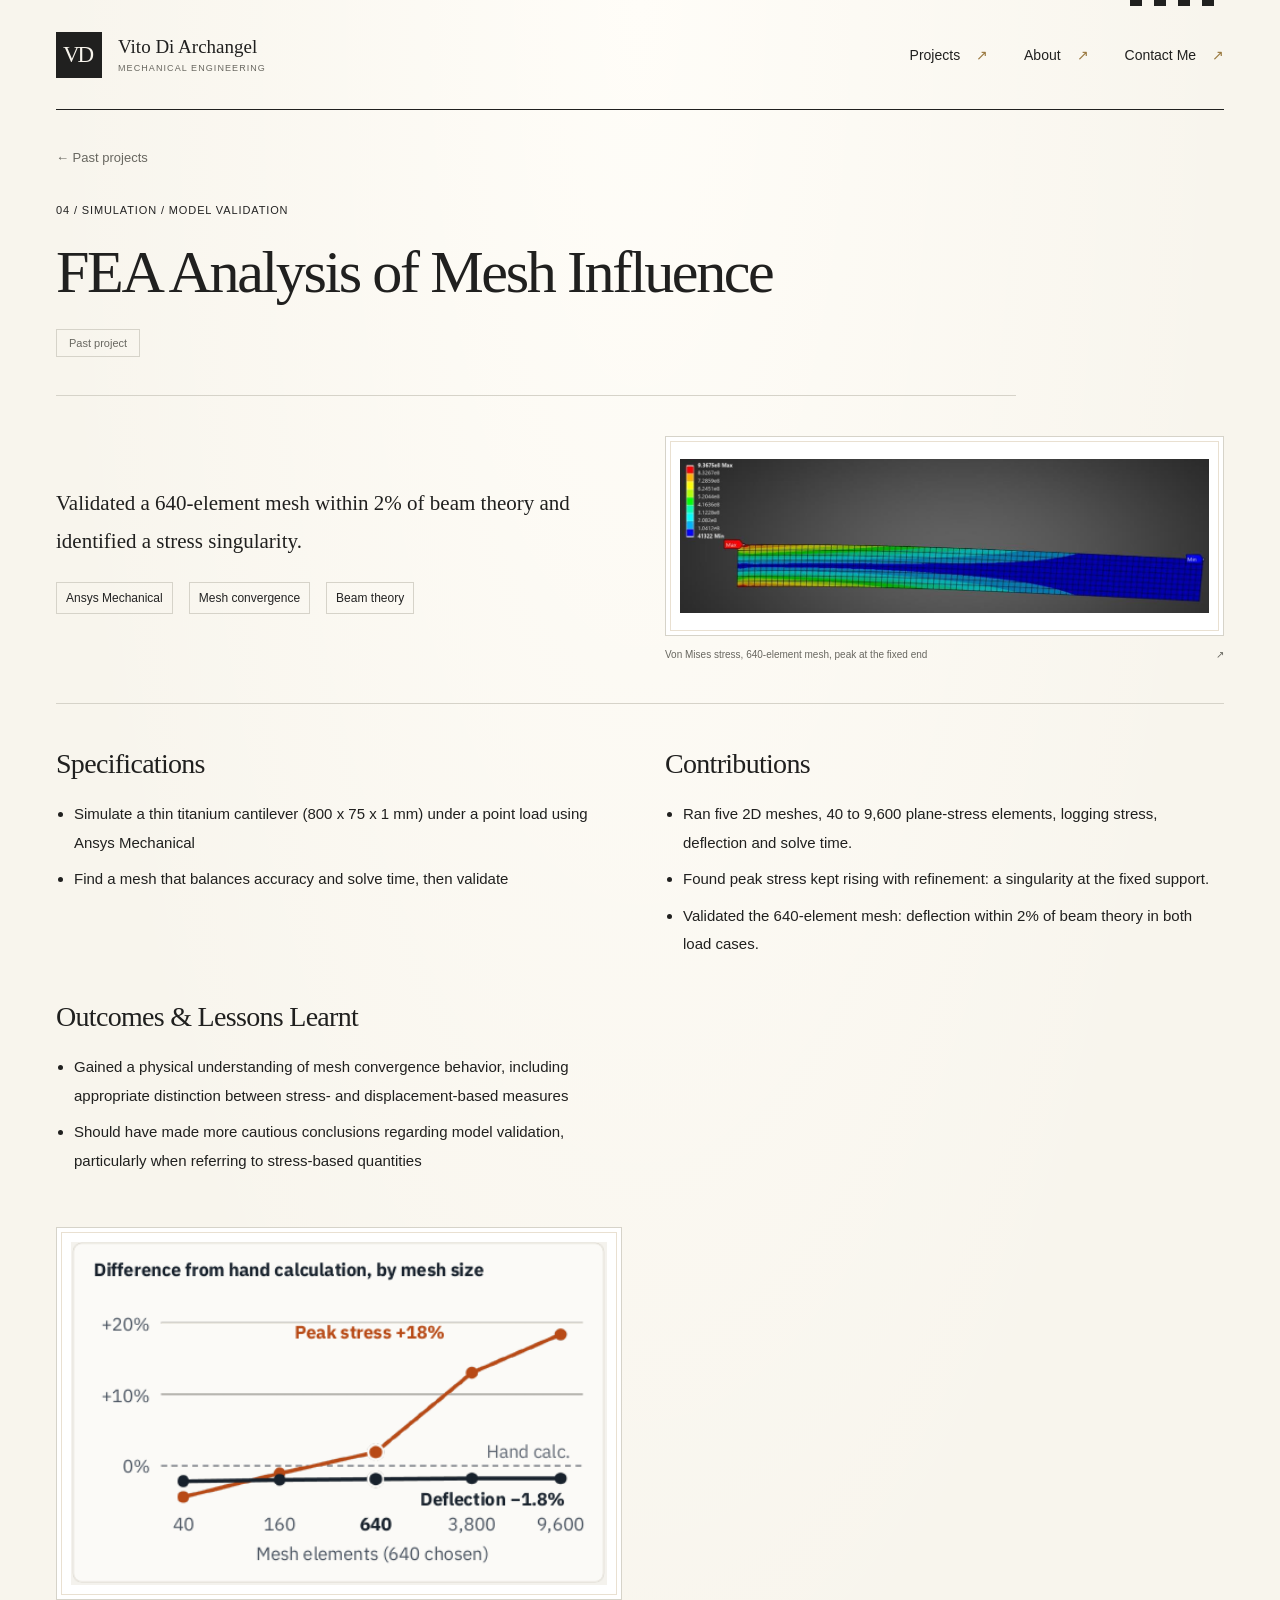
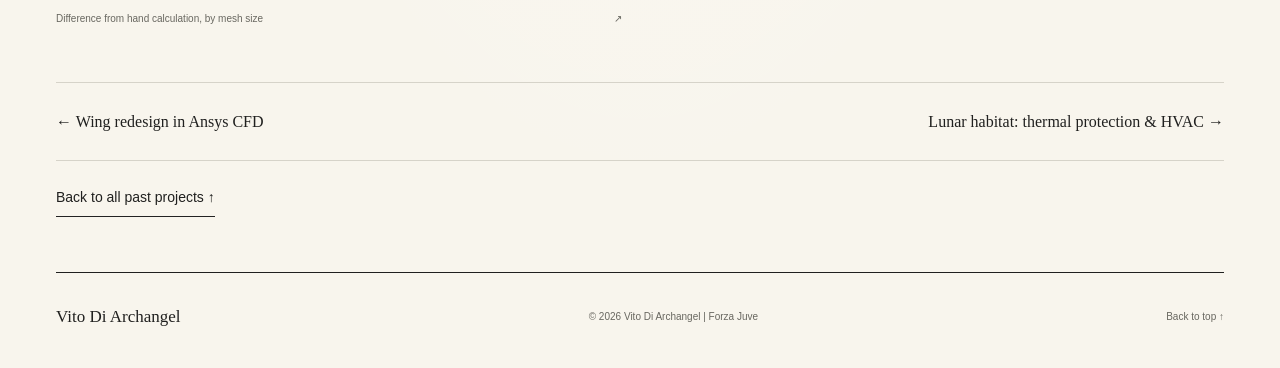
<file: mesh-influence.html>
<!doctype html>
<html lang="en-GB">
  <head>
    <meta charset="UTF-8">
    <meta name="viewport" content="width=device-width, initial-scale=1">
    <meta name="description" content="FEA Analysis of Mesh Influence — an engineering project by Vito Di Archangel.">
    <meta name="theme-color" content="#f8f5ed">
    <title>FEA Analysis of Mesh Influence | Vito Di Archangel</title>
    <link rel="stylesheet" href="style.css">
    <script src="page-data.js" defer>
    </script>
    <script src="script.js" defer>
    </script>
  </head>
  <body>
    <a class="skip-link" href="#main">Skip to content</a>
    <header class="header shell">
      <a class="brand" href="index.html" aria-label="Vito Di Archangel home">
        <span class="brand-mark" aria-hidden="true">VD</span>
        <span>
          Vito Di Archangel
          <span class="brand-caption">Mechanical engineering</span>
        </span>
      </a>
      <nav aria-label="Main navigation">
        <a href="index.html#projects">Projects <span aria-hidden="true">↗</span>
        </a>
        <a href="index.html#about">About <span aria-hidden="true">↗</span>
        </a>
        <a href="contact.html">Contact Me <span aria-hidden="true">↗</span>
        </a>
      </nav>
    </header>
    <main id="main" class="shell case-study">
      <div class="case-heading">
        <a class="case-back" href="index.html#past-projects">← Past projects</a>
        <p class="eyebrow">04 / Simulation / Model validation</p>
        <h1>FEA Analysis of Mesh Influence</h1>
        <span class="case-status">Past project</span>
      </div>
      <div class="case-overview">
        <div class="case-introduction">
          <p class="project-intro">Validated a 640-element mesh within 2% of beam theory and identified a stress singularity.</p>
          <ul class="project-tags" aria-label="Tools and focus areas">
            <li>Ansys Mechanical</li>
            <li>Mesh convergence</li>
            <li>Beam theory</li>
          </ul>
        </div>
        <div class="project-media">
          <figure class="project-figure">
            <a href="assets/page-5-image-1.png" target="_blank" rel="noopener" aria-label="Open full-size image: Von Mises stress, 640-element mesh, peak at the fixed end">
              <img src="assets/page-5-image-1.png" alt="Von Mises stress, 640-element mesh, peak at the fixed end" loading="lazy" width="1100" height="321">
            </a>
            <figcaption>Von Mises stress, 640-element mesh, peak at the fixed end <span aria-hidden="true">↗</span>
            </figcaption>
          </figure>
        </div>
      </div>
      <section class="case-details" aria-label="Project specifications and contributions">
        <div class="project-detail-content">
          <section class="project-notes">
            <h2>Specifications</h2>
            <ul>
              <li>Simulate a thin titanium cantilever (800 x 75 x 1 mm) under a point load using Ansys Mechanical</li>
              <li>Find a mesh that balances accuracy and solve time, then validate</li>
            </ul>
          </section>
          <section class="project-notes">
            <h2>Contributions</h2>
            <ul>
              <li>Ran five 2D meshes, 40 to 9,600 plane-stress elements, logging stress, deflection and solve time.</li>
              <li>Found peak stress kept rising with refinement: a singularity at the fixed support.</li>
              <li>Validated the 640-element mesh: deflection within 2% of beam theory in both load cases.</li>
            </ul>
          </section>
          <section class="project-notes">
            <h2>Outcomes &amp; Lessons Learnt</h2>
            <ul>
              <li>Gained a physical understanding of mesh convergence behavior, including appropriate distinction between stress- and displacement-based measures</li>
              <li>Should have made more cautious conclusions regarding model validation, particularly when referring to stress-based quantities</li>
            </ul>
          </section>
          <div class="project-gallery">
            <figure class="project-figure">
              <a href="assets/mesh-convergence-chart.png" target="_blank" rel="noopener" aria-label="Open full-size image: Difference from hand calculation, by mesh size">
                <img src="assets/mesh-convergence-chart.png" alt="Difference from hand calculation, by mesh size" loading="lazy" width="473" height="302">
              </a>
              <figcaption>Difference from hand calculation, by mesh size <span aria-hidden="true">↗</span>
              </figcaption>
            </figure>
          </div>
        </div>
      </section>
      <nav class="case-pagination" aria-label="Other projects">
        <a href="wing-redesign.html">← Wing redesign in Ansys CFD</a> <a href="lunar-habitat.html">Lunar habitat: thermal protection &amp; HVAC →</a>
      </nav>
      <a class="text-link case-return" href="index.html#past-projects">Back to all past projects ↑</a>
    </main>
    <footer class="shell footer">
      <a class="footer-name" href="index.html">Vito Di Archangel</a>
      <p>© <span id="year">2026</span> Vito Di Archangel | Forza Juve</p>
      <a href="#main">Back to top ↑</a>
    </footer>
  </body>
</html>
</file>
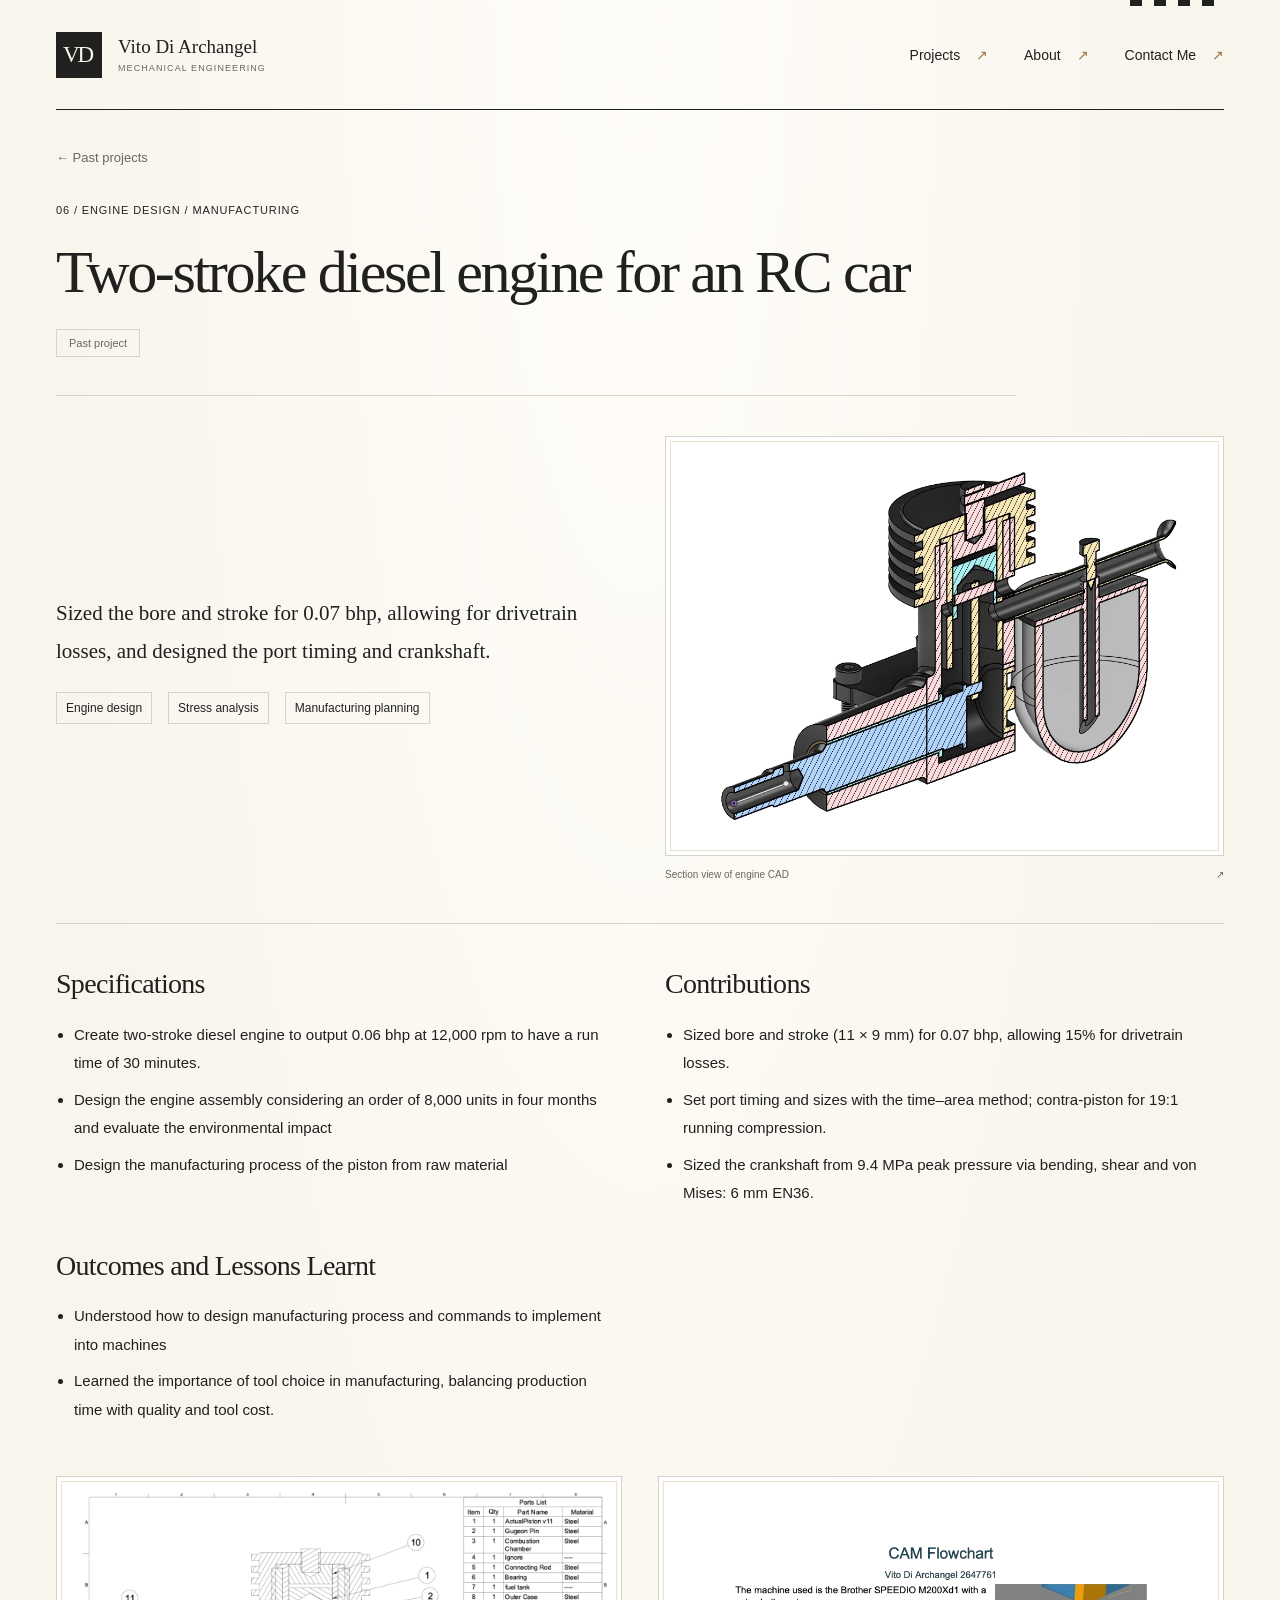
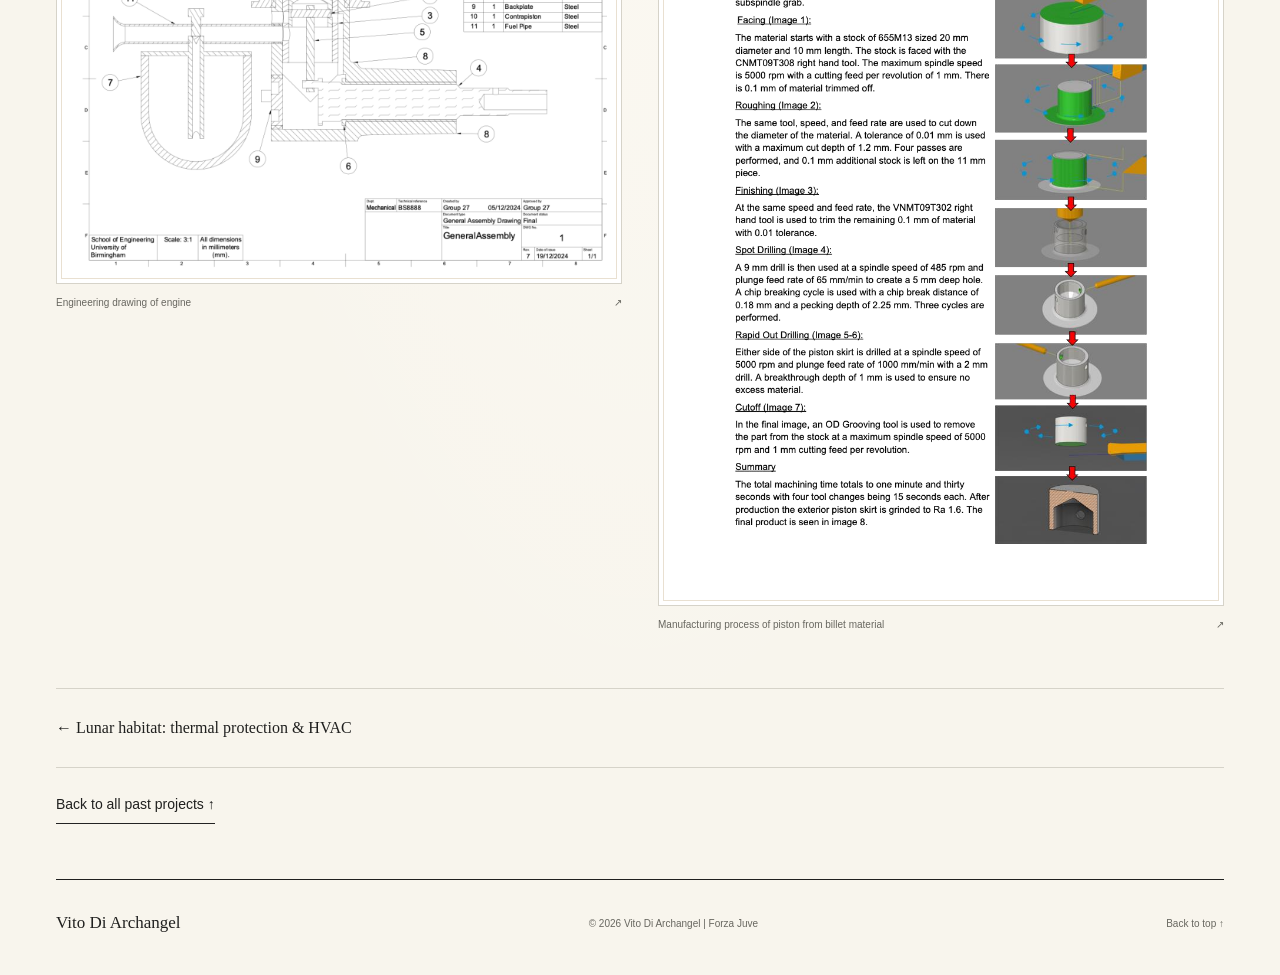
<file: rc-engine.html>
<!doctype html>
<html lang="en-GB">
  <head>
    <meta charset="UTF-8">
    <meta name="viewport" content="width=device-width, initial-scale=1">
    <meta name="description" content="Two-stroke diesel engine for an RC car — an engineering project by Vito Di Archangel.">
    <meta name="theme-color" content="#f8f5ed">
    <title>Two-stroke diesel engine for an RC car | Vito Di Archangel</title>
    <link rel="stylesheet" href="style.css">
    <script src="page-data.js" defer>
    </script>
    <script src="script.js" defer>
    </script>
  </head>
  <body>
    <a class="skip-link" href="#main">Skip to content</a>
    <header class="header shell">
      <a class="brand" href="index.html" aria-label="Vito Di Archangel home">
        <span class="brand-mark" aria-hidden="true">VD</span>
        <span>
          Vito Di Archangel
          <span class="brand-caption">Mechanical engineering</span>
        </span>
      </a>
      <nav aria-label="Main navigation">
        <a href="index.html#projects">Projects <span aria-hidden="true">↗</span>
        </a>
        <a href="index.html#about">About <span aria-hidden="true">↗</span>
        </a>
        <a href="contact.html">Contact Me <span aria-hidden="true">↗</span>
        </a>
      </nav>
    </header>
    <main id="main" class="shell case-study">
      <div class="case-heading">
        <a class="case-back" href="index.html#past-projects">← Past projects</a>
        <p class="eyebrow">06 / Engine design / Manufacturing</p>
        <h1>Two-stroke diesel engine for an RC car</h1>
        <span class="case-status">Past project</span>
      </div>
      <div class="case-overview">
        <div class="case-introduction">
          <p class="project-intro">Sized the bore and stroke for 0.07 bhp, allowing for drivetrain losses, and designed the port timing and crankshaft.</p>
          <ul class="project-tags" aria-label="Tools and focus areas">
            <li>Engine design</li>
            <li>Stress analysis</li>
            <li>Manufacturing planning</li>
          </ul>
        </div>
        <div class="project-media">
          <figure class="project-figure">
            <a href="assets/page-7-image-3.png" target="_blank" rel="noopener" aria-label="Open full-size image: Section view of engine CAD">
              <img src="assets/page-7-image-3.png" alt="Section view of engine CAD" loading="lazy" width="987" height="728">
            </a>
            <figcaption>Section view of engine CAD <span aria-hidden="true">↗</span>
            </figcaption>
          </figure>
        </div>
      </div>
      <section class="case-details" aria-label="Project specifications and contributions">
        <div class="project-detail-content">
          <section class="project-notes">
            <h2>Specifications</h2>
            <ul>
              <li>Create two-stroke diesel engine to output 0.06 bhp at 12,000 rpm to have a run time of 30 minutes.</li>
              <li>Design the engine assembly considering an order of 8,000 units in four months and evaluate the environmental impact</li>
              <li>Design the manufacturing process of the piston from raw material</li>
            </ul>
          </section>
          <section class="project-notes">
            <h2>Contributions</h2>
            <ul>
              <li>Sized bore and stroke (11 × 9 mm) for 0.07 bhp, allowing 15% for drivetrain losses.</li>
              <li>Set port timing and sizes with the time–area method; contra-piston for 19:1 running compression.</li>
              <li>Sized the crankshaft from 9.4 MPa peak pressure via bending, shear and von Mises: 6 mm EN36.</li>
            </ul>
          </section>
          <section class="project-notes">
            <h2>Outcomes and Lessons Learnt</h2>
            <ul>
              <li>Understood how to design manufacturing process and commands to implement into machines</li>
              <li>Learned the importance of tool choice in manufacturing, balancing production time with quality and tool cost.</li>
            </ul>
          </section>
          <div class="project-gallery">
            <figure class="project-figure">
              <a href="assets/page-7-image-2.png" target="_blank" rel="noopener" aria-label="Open full-size image: Engineering drawing of engine">
                <img src="assets/page-7-image-2.png" alt="Engineering drawing of engine" loading="lazy" width="700" height="494">
              </a>
              <figcaption>Engineering drawing of engine <span aria-hidden="true">↗</span>
              </figcaption>
            </figure>
            <figure class="project-figure">
              <a href="assets/page-7-image-1.png" target="_blank" rel="noopener" aria-label="Open full-size image: Manufacturing process of piston from billet material">
                <img src="assets/page-7-image-1.png" alt="Manufacturing process of piston from billet material" loading="lazy" width="844" height="1191">
              </a>
              <figcaption>Manufacturing process of piston from billet material <span aria-hidden="true">↗</span>
              </figcaption>
            </figure>
          </div>
        </div>
      </section>
      <nav class="case-pagination" aria-label="Other projects">
        <a href="lunar-habitat.html">← Lunar habitat: thermal protection &amp; HVAC</a>
      </nav>
      <a class="text-link case-return" href="index.html#past-projects">Back to all past projects ↑</a>
    </main>
    <footer class="shell footer">
      <a class="footer-name" href="index.html">Vito Di Archangel</a>
      <p>© <span id="year">2026</span> Vito Di Archangel | Forza Juve</p>
      <a href="#main">Back to top ↑</a>
    </footer>
  </body>
</html>
</file>
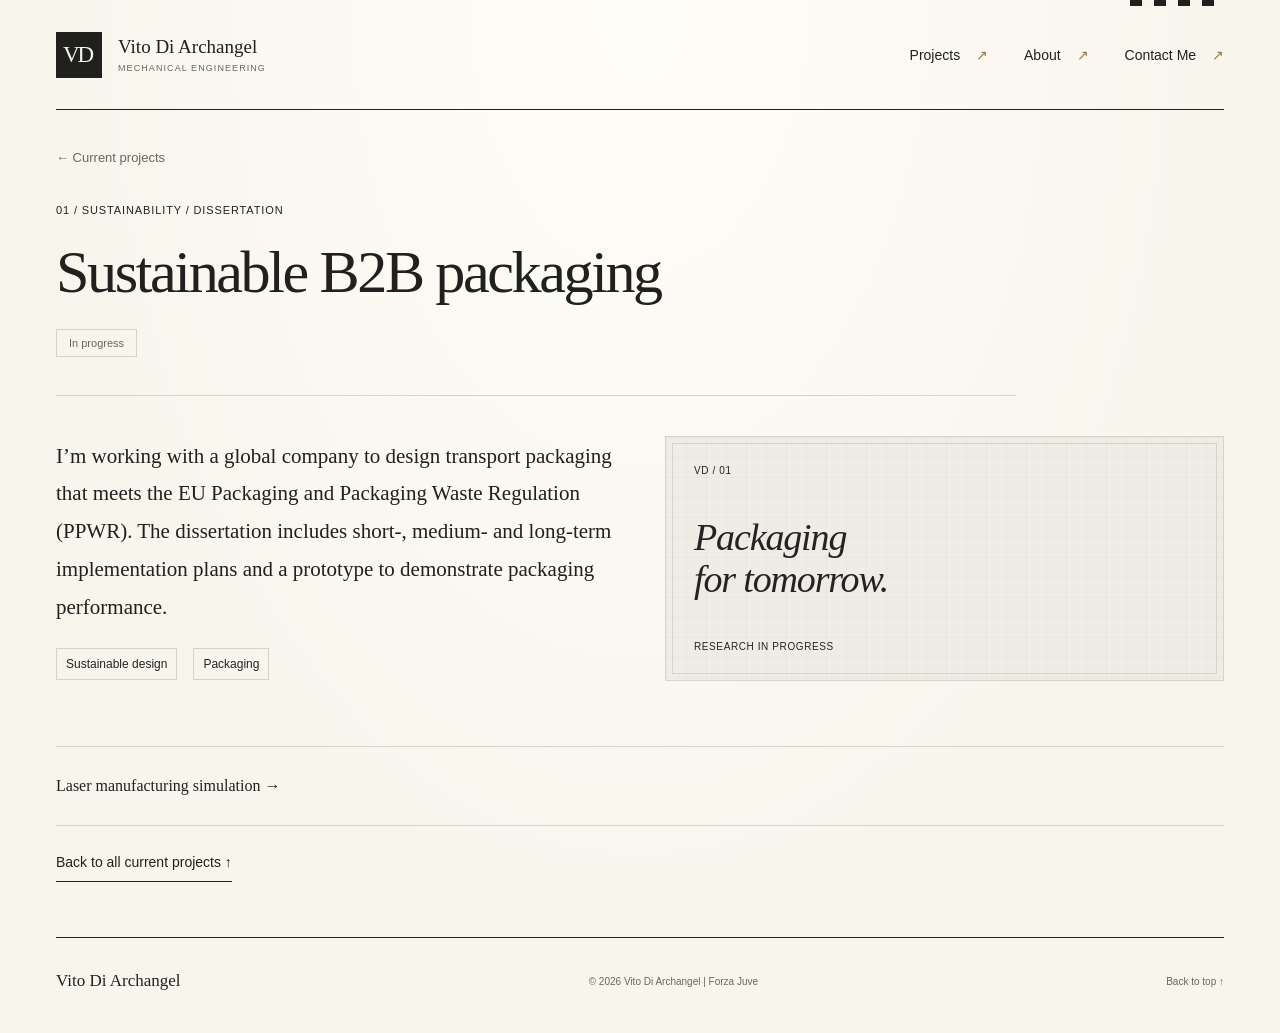
<file: sustainable-packaging.html>
<!doctype html>
<html lang="en-GB">
  <head>
    <meta charset="UTF-8">
    <meta name="viewport" content="width=device-width, initial-scale=1">
    <meta name="description" content="Sustainable B2B packaging — an engineering project by Vito Di Archangel.">
    <meta name="theme-color" content="#f8f5ed">
    <title>Sustainable B2B packaging | Vito Di Archangel</title>
    <link rel="stylesheet" href="style.css">
    <script src="page-data.js" defer>
    </script>
    <script src="script.js" defer>
    </script>
  </head>
  <body>
    <a class="skip-link" href="#main">Skip to content</a>
    <header class="header shell">
      <a class="brand" href="index.html" aria-label="Vito Di Archangel home">
        <span class="brand-mark" aria-hidden="true">VD</span>
        <span>
          Vito Di Archangel
          <span class="brand-caption">Mechanical engineering</span>
        </span>
      </a>
      <nav aria-label="Main navigation">
        <a href="index.html#projects">Projects <span aria-hidden="true">↗</span>
        </a>
        <a href="index.html#about">About <span aria-hidden="true">↗</span>
        </a>
        <a href="contact.html">Contact Me <span aria-hidden="true">↗</span>
        </a>
      </nav>
    </header>
    <main id="main" class="shell case-study">
      <div class="case-heading">
        <a class="case-back" href="index.html#projects">← Current projects</a>
        <p class="eyebrow">01 / Sustainability / Dissertation</p>
        <h1>Sustainable B2B packaging</h1>
        <span class="case-status">In progress</span>
      </div>
      <div class="case-overview">
        <div class="case-introduction">
          <p class="project-intro">I’m working with a global company to design transport packaging that meets the EU Packaging and Packaging Waste Regulation (PPWR). The dissertation includes short-, medium- and long-term implementation plans and a prototype to demonstrate packaging performance.</p>
          <ul class="project-tags" aria-label="Tools and focus areas">
            <li>Sustainable design</li>
            <li>Packaging</li>
          </ul>
        </div>
        <div class="project-media">
          <div class="project-placeholder" aria-hidden="true">
            <span>VD / 01</span>
            <span>Packaging<br>for tomorrow.</span>
            <span>Research in progress</span>
          </div>
        </div>
      </div>

      <nav class="case-pagination" aria-label="Other projects">
        <a href="laser-manufacturing.html">Laser manufacturing simulation →</a>
      </nav>
      <a class="text-link case-return" href="index.html#projects">Back to all current projects ↑</a>
    </main>
    <footer class="shell footer">
      <a class="footer-name" href="index.html">Vito Di Archangel</a>
      <p>© <span id="year">2026</span> Vito Di Archangel | Forza Juve</p>
      <a href="#main">Back to top ↑</a>
    </footer>
  </body>
</html>
</file>
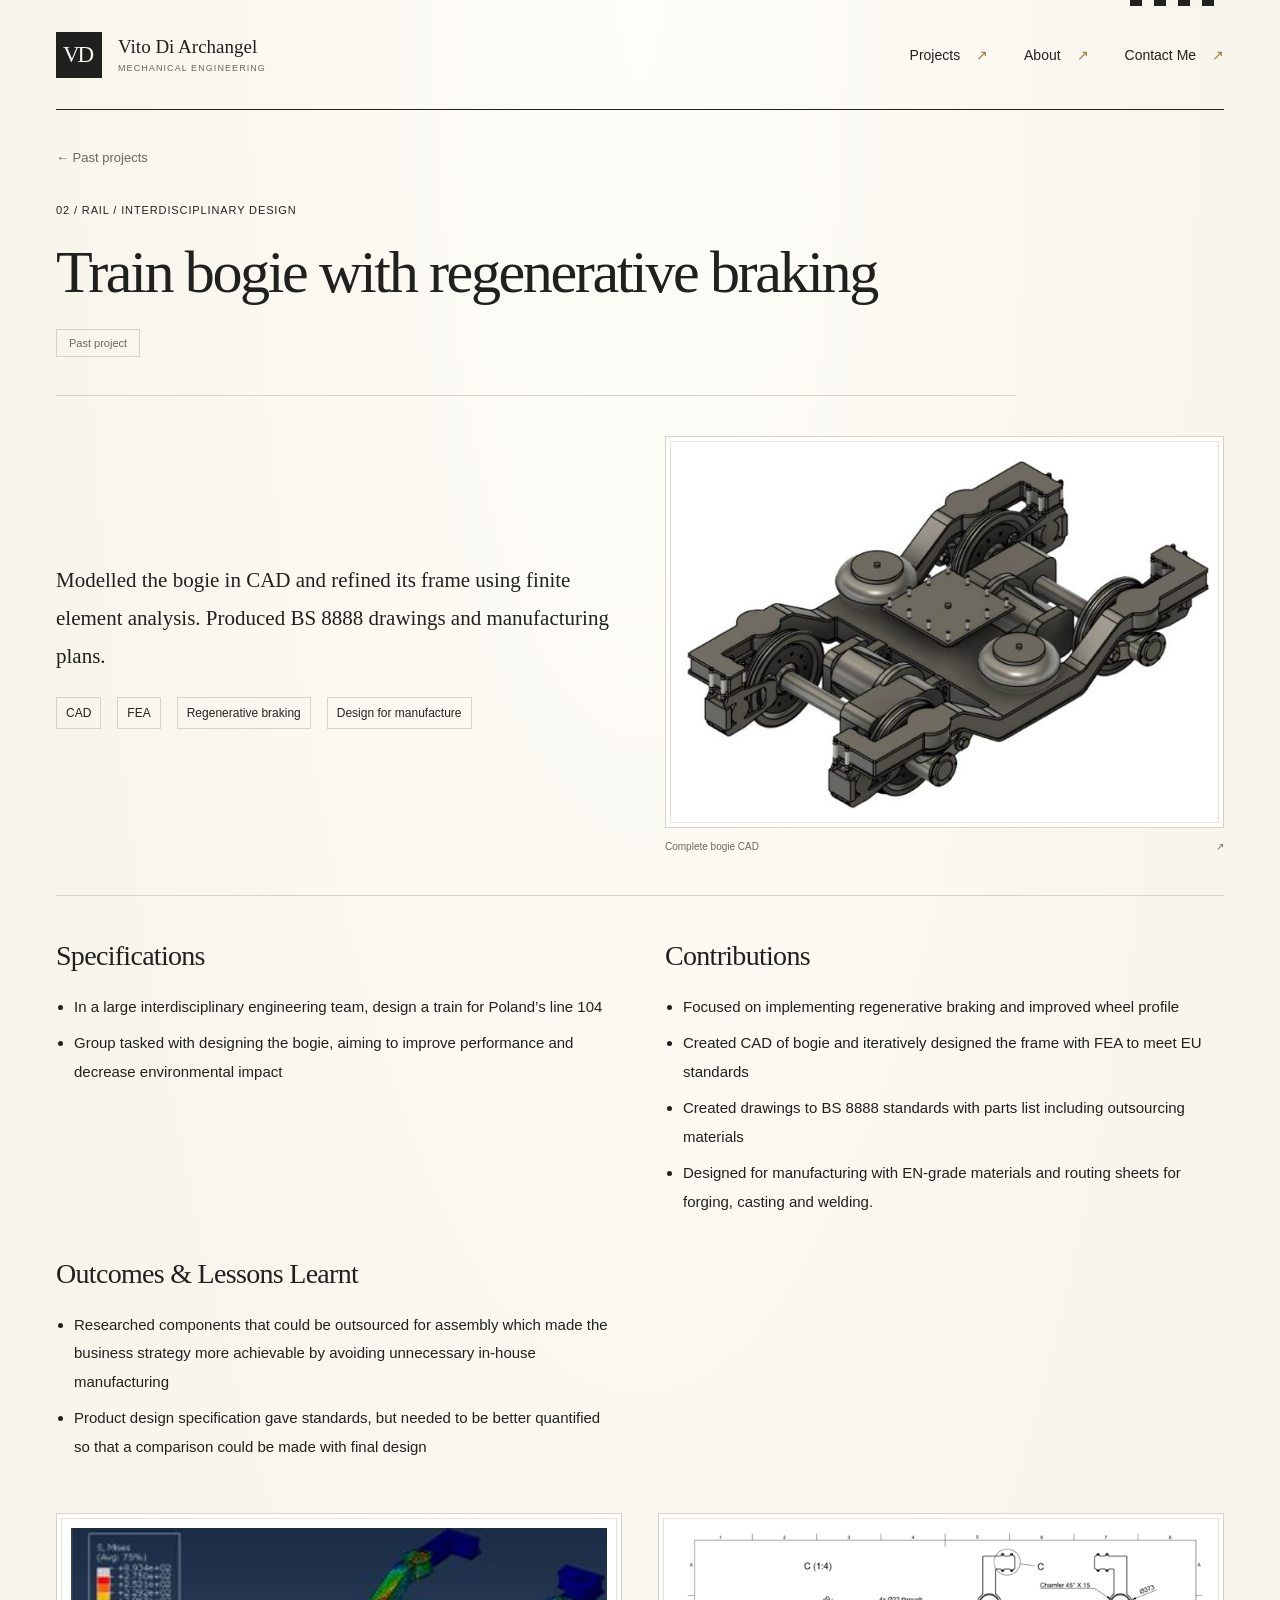
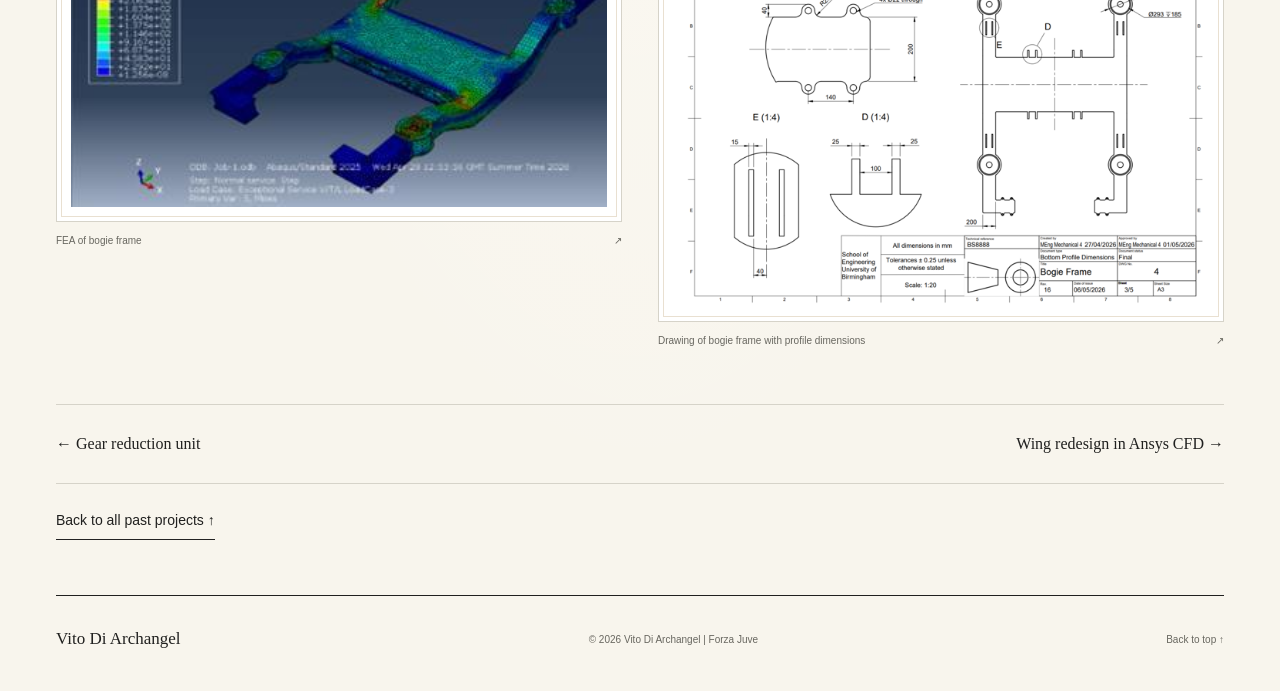
<file: train-bogie.html>
<!doctype html>
<html lang="en-GB">
  <head>
    <meta charset="UTF-8">
    <meta name="viewport" content="width=device-width, initial-scale=1">
    <meta name="description" content="Train bogie with regenerative braking — an engineering project by Vito Di Archangel.">
    <meta name="theme-color" content="#f8f5ed">
    <title>Train bogie with regenerative braking | Vito Di Archangel</title>
    <link rel="stylesheet" href="style.css">
    <script src="page-data.js" defer>
    </script>
    <script src="script.js" defer>
    </script>
  </head>
  <body>
    <a class="skip-link" href="#main">Skip to content</a>
    <header class="header shell">
      <a class="brand" href="index.html" aria-label="Vito Di Archangel home">
        <span class="brand-mark" aria-hidden="true">VD</span>
        <span>
          Vito Di Archangel
          <span class="brand-caption">Mechanical engineering</span>
        </span>
      </a>
      <nav aria-label="Main navigation">
        <a href="index.html#projects">Projects <span aria-hidden="true">↗</span>
        </a>
        <a href="index.html#about">About <span aria-hidden="true">↗</span>
        </a>
        <a href="contact.html">Contact Me <span aria-hidden="true">↗</span>
        </a>
      </nav>
    </header>
    <main id="main" class="shell case-study">
      <div class="case-heading">
        <a class="case-back" href="index.html#past-projects">← Past projects</a>
        <p class="eyebrow">02 / Rail / Interdisciplinary design</p>
        <h1>Train bogie with regenerative braking</h1>
        <span class="case-status">Past project</span>
      </div>
      <div class="case-overview">
        <div class="case-introduction">
          <p class="project-intro">Modelled the bogie in CAD and refined its frame using finite element analysis. Produced BS 8888 drawings and manufacturing plans.</p>
          <ul class="project-tags" aria-label="Tools and focus areas">
            <li>CAD</li>
            <li>FEA</li>
            <li>Regenerative braking</li>
            <li>Design for manufacture</li>
          </ul>
        </div>
        <div class="project-media">
          <figure class="project-figure">
            <a href="assets/page-3-image-1.png" target="_blank" rel="noopener" aria-label="Open full-size image: Complete bogie CAD">
              <img src="assets/page-3-image-1.png" alt="Complete bogie CAD" loading="lazy" width="663" height="454">
            </a>
            <figcaption>Complete bogie CAD <span aria-hidden="true">↗</span>
            </figcaption>
          </figure>
        </div>
      </div>
      <section class="case-details" aria-label="Project specifications and contributions">
        <div class="project-detail-content">
          <section class="project-notes">
            <h2>Specifications</h2>
            <ul>
              <li>In a large interdisciplinary engineering team, design a train for Poland’s line 104</li>
              <li>Group tasked with designing the bogie, aiming to improve performance and decrease environmental impact</li>
            </ul>
          </section>
          <section class="project-notes">
            <h2>Contributions</h2>
            <ul>
              <li>Focused on implementing regenerative braking and improved wheel profile</li>
              <li>Created CAD of bogie and iteratively designed the frame with FEA to meet EU standards</li>
              <li>Created drawings to BS 8888 standards with parts list including outsourcing materials</li>
              <li>Designed for manufacturing with EN-grade materials and routing sheets for forging, casting and welding.</li>
            </ul>
          </section>
          <section class="project-notes">
            <h2>Outcomes &amp; Lessons Learnt</h2>
            <ul>
              <li>Researched components that could be outsourced for assembly which made the business strategy more achievable by avoiding unnecessary in-house manufacturing</li>
              <li>Product design specification gave standards, but needed to be better quantified so that a comparison could be made with final design</li>
            </ul>
          </section>
          <div class="project-gallery">
            <figure class="project-figure">
              <a href="assets/page-3-image-2.png" target="_blank" rel="noopener" aria-label="Open full-size image: FEA of bogie frame">
                <img src="assets/page-3-image-2.png" alt="FEA of bogie frame" loading="lazy" width="379" height="197">
              </a>
              <figcaption>FEA of bogie frame <span aria-hidden="true">↗</span>
              </figcaption>
            </figure>
            <figure class="project-figure">
              <a href="assets/page-3-image-3.png" target="_blank" rel="noopener" aria-label="Open full-size image: Drawing of bogie frame with profile dimensions">
                <img src="assets/page-3-image-3.png" alt="Drawing of bogie frame with profile dimensions" loading="lazy" width="697" height="493">
              </a>
              <figcaption>Drawing of bogie frame with profile dimensions <span aria-hidden="true">↗</span>
              </figcaption>
            </figure>
          </div>
        </div>
      </section>
      <nav class="case-pagination" aria-label="Other projects">
        <a href="gear-reduction-unit.html">← Gear reduction unit</a> <a href="wing-redesign.html">Wing redesign in Ansys CFD →</a>
      </nav>
      <a class="text-link case-return" href="index.html#past-projects">Back to all past projects ↑</a>
    </main>
    <footer class="shell footer">
      <a class="footer-name" href="index.html">Vito Di Archangel</a>
      <p>© <span id="year">2026</span> Vito Di Archangel | Forza Juve</p>
      <a href="#main">Back to top ↑</a>
    </footer>
  </body>
</html>
</file>
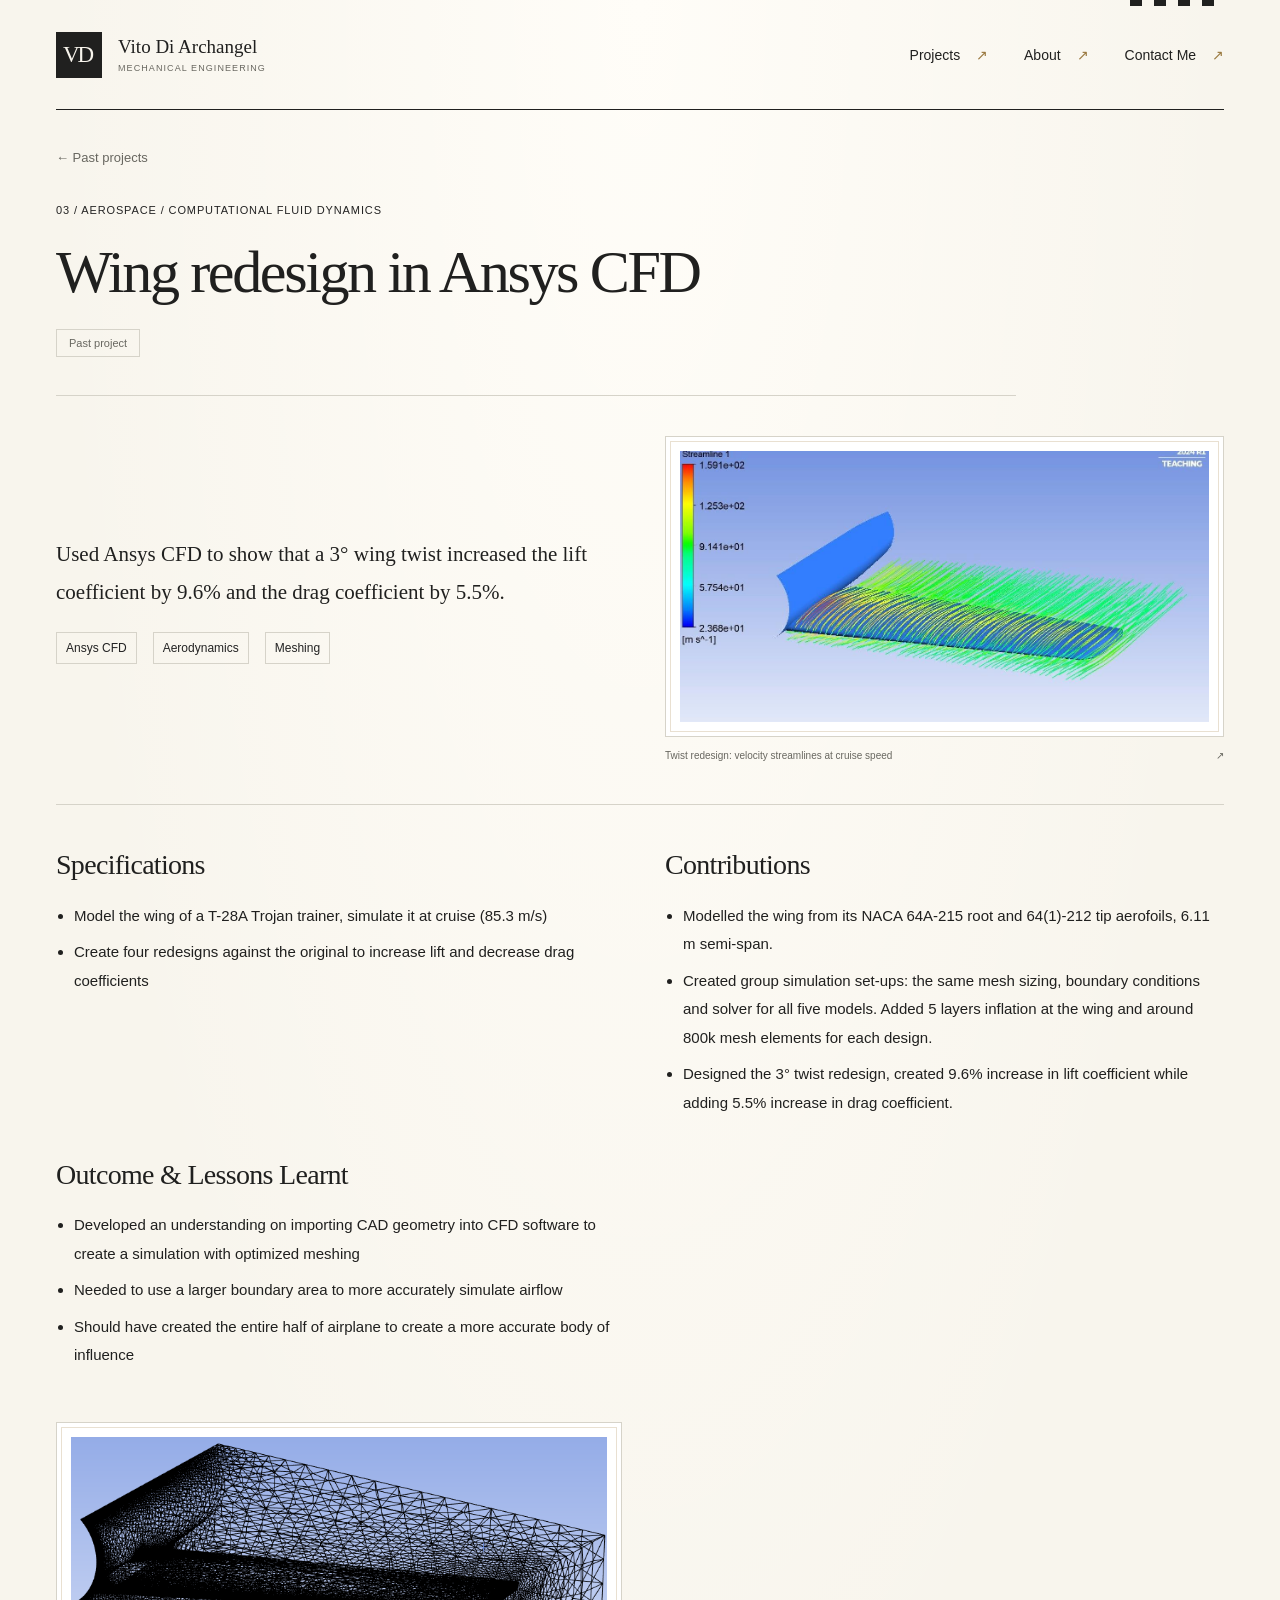
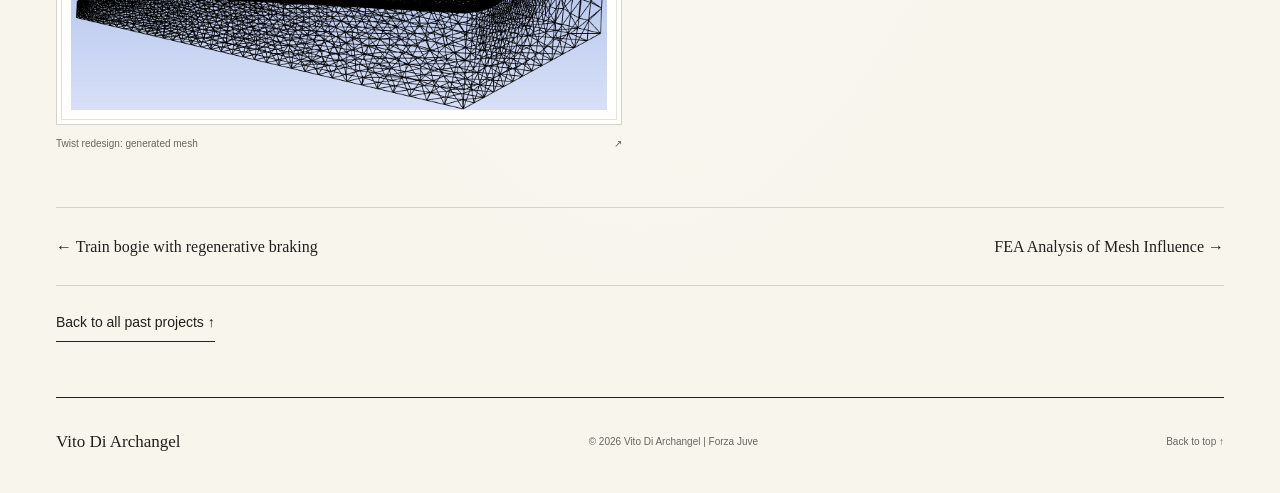
<file: wing-redesign.html>
<!doctype html>
<html lang="en-GB">
  <head>
    <meta charset="UTF-8">
    <meta name="viewport" content="width=device-width, initial-scale=1">
    <meta name="description" content="Wing redesign in Ansys CFD — an engineering project by Vito Di Archangel.">
    <meta name="theme-color" content="#f8f5ed">
    <title>Wing redesign in Ansys CFD | Vito Di Archangel</title>
    <link rel="stylesheet" href="style.css">
    <script src="page-data.js" defer>
    </script>
    <script src="script.js" defer>
    </script>
  </head>
  <body>
    <a class="skip-link" href="#main">Skip to content</a>
    <header class="header shell">
      <a class="brand" href="index.html" aria-label="Vito Di Archangel home">
        <span class="brand-mark" aria-hidden="true">VD</span>
        <span>
          Vito Di Archangel
          <span class="brand-caption">Mechanical engineering</span>
        </span>
      </a>
      <nav aria-label="Main navigation">
        <a href="index.html#projects">Projects <span aria-hidden="true">↗</span>
        </a>
        <a href="index.html#about">About <span aria-hidden="true">↗</span>
        </a>
        <a href="contact.html">Contact Me <span aria-hidden="true">↗</span>
        </a>
      </nav>
    </header>
    <main id="main" class="shell case-study">
      <div class="case-heading">
        <a class="case-back" href="index.html#past-projects">← Past projects</a>
        <p class="eyebrow">03 / Aerospace / Computational fluid dynamics</p>
        <h1>Wing redesign in Ansys CFD</h1>
        <span class="case-status">Past project</span>
      </div>
      <div class="case-overview">
        <div class="case-introduction">
          <p class="project-intro">Used Ansys CFD to show that a 3° wing twist increased the lift coefficient by 9.6% and the drag coefficient by 5.5%.</p>
          <ul class="project-tags" aria-label="Tools and focus areas">
            <li>Ansys CFD</li>
            <li>Aerodynamics</li>
            <li>Meshing</li>
          </ul>
        </div>
        <div class="project-media">
          <figure class="project-figure">
            <a href="assets/page-4-image-1.png" target="_blank" rel="noopener" aria-label="Open full-size image: Twist redesign: velocity streamlines at cruise speed">
              <img src="assets/page-4-image-1.png" alt="Twist redesign: velocity streamlines at cruise speed" loading="lazy" width="1239" height="635">
            </a>
            <figcaption>Twist redesign: velocity streamlines at cruise speed <span aria-hidden="true">↗</span>
            </figcaption>
          </figure>
        </div>
      </div>
      <section class="case-details" aria-label="Project specifications and contributions">
        <div class="project-detail-content">
          <section class="project-notes">
            <h2>Specifications</h2>
            <ul>
              <li>Model the wing of a T-28A Trojan trainer, simulate it at cruise (85.3 m/s)</li>
              <li>Create four redesigns against the original to increase lift and decrease drag coefficients</li>
            </ul>
          </section>
          <section class="project-notes">
            <h2>Contributions</h2>
            <ul>
              <li>Modelled the wing from its NACA 64A-215 root and 64(1)-212 tip aerofoils, 6.11 m semi-span.</li>
              <li>Created group simulation set-ups: the same mesh sizing, boundary conditions and solver for all five models. Added 5 layers inflation at the wing and around 800k mesh elements for each design.</li>
              <li>Designed the 3° twist redesign, created 9.6% increase in lift coefficient while adding 5.5% increase in drag coefficient.</li>
            </ul>
          </section>
          <section class="project-notes">
            <h2>Outcome &amp; Lessons Learnt</h2>
            <ul>
              <li>Developed an understanding on importing CAD geometry into CFD software to create a simulation with optimized meshing</li>
              <li>Needed to use a larger boundary area to more accurately simulate airflow</li>
              <li>Should have created the entire half of airplane to create a more accurate body of influence</li>
            </ul>
          </section>
          <div class="project-gallery">
            <figure class="project-figure">
              <a href="assets/page-4-image-2.png" target="_blank" rel="noopener" aria-label="Open full-size image: Twist redesign: generated mesh">
                <img src="assets/page-4-image-2.png" alt="Twist redesign: generated mesh" loading="lazy" width="753" height="383">
              </a>
              <figcaption>Twist redesign: generated mesh <span aria-hidden="true">↗</span>
              </figcaption>
            </figure>
          </div>
        </div>
      </section>
      <nav class="case-pagination" aria-label="Other projects">
        <a href="train-bogie.html">← Train bogie with regenerative braking</a> <a href="mesh-influence.html">FEA Analysis of Mesh Influence →</a>
      </nav>
      <a class="text-link case-return" href="index.html#past-projects">Back to all past projects ↑</a>
    </main>
    <footer class="shell footer">
      <a class="footer-name" href="index.html">Vito Di Archangel</a>
      <p>© <span id="year">2026</span> Vito Di Archangel | Forza Juve</p>
      <a href="#main">Back to top ↑</a>
    </footer>
  </body>
</html>
</file>
<file: style.css>
/* Juventus-inspired palette: off-white, charcoal, and restrained antique gold. */
:root {
  --paper: #f8f5ed;
  --ink: #20201f;
  --muted: #686760;
  --line: #d6d3c9;
  --accent: #232323;
  --gold: #9a793f;
  --panel: #eeece5;
  --serif: "Palatino Linotype", "Book Antiqua", Palatino, Georgia, serif;
  --sans: "Segoe UI", Arial, sans-serif;
  --label: "Segoe UI", Arial, sans-serif;
}

/* Base styles. */
* {
  box-sizing: border-box;
}

html {
  scroll-behavior: smooth;
  scroll-padding-top: 28px;
}

body {
  margin: 0;
  background-color: var(--paper);
  background-image: radial-gradient(ellipse at top, #fffdf8 0, transparent 65%);
  color: var(--ink);
  font-family: var(--sans);
  -webkit-font-smoothing: antialiased;
}

a {
  color: inherit;
  text-decoration: none;
}

button {
  font: inherit;
}

a:focus-visible,
button:focus-visible,
[tabindex="0"]:focus-visible {
  outline: 2px solid var(--gold);
  outline-offset: 6px;
}

.shell {
  width: min(1240px, calc(100% - 112px));
  margin: auto;
}

.eyebrow,
.technical-label {
  color: var(--accent);
  font: 11px/1.7 var(--label);
  letter-spacing: 0.08em;
  text-transform: uppercase;
}

.eyebrow {
  margin: 0 0 26px;
}

h1,
h2,
h3 {
  font-family: var(--serif);
  font-weight: 400;
}

em {
  color: var(--accent);
  font-weight: 400;
}

/* Masthead. */
.header {
  display: flex;
  min-height: 110px;
  align-items: center;
  justify-content: space-between;
  gap: 24px;
  border-bottom: 3px double var(--line);
}

.brand {
  display: flex;
  align-items: center;
  gap: 16px;
  font: 19px var(--serif);
}

.brand-mark {
  display: grid;
  width: 46px;
  height: 46px;
  place-items: center;
  border: 1px solid var(--gold);
  border-radius: 50%;
  outline: 1px solid var(--gold);
  outline-offset: 3px;
  padding-right: 3px;
  font: 23px var(--serif);
  letter-spacing: -0.09em;
}

.brand-caption {
  display: block;
  margin-top: 5px;
  color: var(--muted);
  font: 9px var(--label);
  letter-spacing: 0.12em;
  text-transform: uppercase;
}

.header nav {
  display: flex;
  gap: 36px;
  font: 14px var(--label);
}

.header nav span {
  margin-left: 12px;
  color: var(--gold);
}

.header a:hover,
.footer a:hover {
  color: var(--gold);
}

/* Introduction. */
.hero {
  display: grid;
  grid-template-columns: 1.1fr 1fr;
  column-gap: 60px;
  padding-top: 65px;
}

.hero-copy {
  padding-top: 12px;
}

.square {
  display: inline-block;
  width: 6px;
  height: 6px;
  margin-right: 7px;
  background: var(--gold);
  vertical-align: 1px;
}

h1 {
  margin: 32px 0 25px;
  font-size: clamp(60px, 6.5vw, 94px);
  line-height: 1.02;
  letter-spacing: -0.055em;
}

.intro {
  margin-bottom: 30px;
  color: var(--muted);
  font-size: 19px;
  line-height: 1.65;
}

.text-link {
  display: inline-flex;
  align-items: center;
  gap: 38px;
  padding-bottom: 11px;
  border-bottom: 1px solid var(--accent);
  font: 14px var(--label);
}

.text-link:hover {
  color: var(--gold);
}

/* Featured work presented as an atelier drawing sheet. */
.drawing {
  display: flex;
  flex-direction: column;
  justify-content: space-between;
  margin: 0;
  border: 1px solid #aaa698;
  background: #eeece5;
  box-shadow: inset 0 0 0 7px var(--paper), inset 0 0 0 8px #c5c1b3;
  color: #232323;
}

.drawing-heading {
  display: flex;
  justify-content: space-between;
  gap: 15px;
  padding: 20px 22px 0;
  font: 9px var(--label);
  letter-spacing: 0.08em;
  text-transform: uppercase;
}

.engineering-drawing {
  display: block;
  width: 100%;
  height: auto;
  margin: 13px 0 8px;
}

.drawing-body,
.drawing-centrelines,
.drawing-dimensions,
.dimension-arrows {
  fill: none;
  stroke: currentColor;
}

.drawing-body {
  stroke-width: 1.4;
}

.drawing-centrelines {
  opacity: 0.5;
  stroke-width: 0.8;
  stroke-dasharray: 12 4 2 4;
}

.drawing-dimensions {
  stroke-width: 0.6;
}

.dimension-arrows {
  stroke-width: 0.7;
  marker-start: url(#arrow);
  marker-end: url(#arrow);
}

.drawing-notes {
  fill: currentColor;
  font: 7px var(--label);
  letter-spacing: 0.6px;
}

.drawing-title-block {
  display: grid;
  grid-template-columns: 1.7fr 1fr 1fr;
  border-top: 1px solid #a7a39577;
}

.drawing-title-block > div {
  padding: 12px 13px;
}

.drawing-title-block > div + div {
  border-left: 1px solid #a7a39577;
}

.drawing .technical-label {
  display: block;
  margin-bottom: 5px;
  color: #686760;
  font-size: 8px;
}

.drawing strong {
  font: 12px/1.5 var(--label);
}

.hero-foot {
  display: flex;
  grid-column: 1 / -1;
  justify-content: space-between;
  gap: 20px;
  padding: 35px 0 24px;
  border-bottom: 1px solid var(--line);
  color: var(--muted);
  font: 9px var(--label);
  letter-spacing: 0.08em;
  text-transform: uppercase;
}

/* Project register and accessible status tabs. */
.projects {
  padding: 58px 0 65px;
}

.section-heading {
  display: flex;
  align-items: flex-end;
  justify-content: space-between;
  gap: 30px;
  margin-bottom: 32px;
}

.section-heading .eyebrow {
  margin-bottom: 13px;
}

h2 {
  margin: 0;
  font-size: clamp(32px, 3.2vw, 44px);
  letter-spacing: -0.045em;
}

.section-heading > p {
  margin: 0;
  color: var(--muted);
  font-size: 12px;
  line-height: 1.8;
}

.tabs {
  display: flex;
  gap: 12px;
  border-bottom: 1px solid var(--line);
}

.tabs button {
  display: flex;
  align-items: center;
  gap: 20px;
  padding: 17px 20px;
  border: 1px solid transparent;
  border-bottom: 0;
  background: transparent;
  color: var(--muted);
  font: 14px var(--label);
  cursor: pointer;
}

.tabs button[aria-selected="true"] {
  border-color: var(--line);
  background: var(--panel);
  color: var(--accent);
  box-shadow: inset 0 2px var(--gold);
}

.tabs button:hover {
  text-decoration: underline;
  text-underline-offset: 4px;
}

.tab-number {
  font-size: 9px;
  opacity: 0.75;
}

.project-panel {
  display: grid;
  grid-template-columns: 70px 1fr auto;
  align-items: start;
  gap: 25px;
  min-height: 230px;
  margin-top: 20px;
  padding: 35px;
  border: 1px solid var(--line);
  background: var(--panel);
}

.project-panel[hidden] {
  display: none;
}

.panel-index {
  color: var(--gold);
  font: 14px var(--label);
}

.project-panel .eyebrow {
  margin-bottom: 17px;
}

h3 {
  margin: 0 0 20px;
  font-size: 35px;
  line-height: 1.15;
  letter-spacing: -0.035em;
}

.project-panel p:last-child {
  color: var(--muted);
  font-size: 13px;
  line-height: 1.7;
}

.panel-stamp {
  padding: 10px 13px;
  border: 1px solid var(--line);
  color: var(--accent);
  font: 9px/1.8 var(--label);
  letter-spacing: 0.04em;
  text-transform: uppercase;
}

.panel-stamp span {
  display: block;
  color: var(--muted);
  font-size: 8px;
}

/* Background section and footer. */
.about {
  display: grid;
  grid-template-columns: 1fr 1.7fr 0.5fr;
  gap: 35px;
  padding: 45px 0 60px;
  border-top: 1px solid var(--line);
}

.about > .eyebrow {
  padding-top: 10px;
}

.about h2 {
  margin-bottom: 22px;
}

.about p:not(.eyebrow) {
  max-width: 410px;
  font-size: 14px;
  line-height: 1.8;
}

.muted {
  color: var(--muted);
}

.about-mark {
  align-self: center;
  color: #aaa698;
  font: 65px var(--serif);
  text-align: right;
  letter-spacing: -0.1em;
}

.footer {
  display: flex;
  align-items: center;
  justify-content: space-between;
  gap: 25px;
  padding: 28px 0 36px;
  border-top: 3px double var(--line);
}

.footer-name {
  font: 17px var(--serif);
}

.footer p,
.footer > a:last-child {
  color: var(--muted);
  font: 10px var(--label);
}

.skip-link {
  position: absolute;
  z-index: 5;
  top: -80px;
  left: 20px;
  padding: 12px;
  background: var(--ink);
  color: var(--paper);
}

.skip-link:focus {
  top: 12px;
}

/* Italian editorial details: a personal mark, ivory framing, and quiet ornaments. */
.brand-mark {
  color: var(--accent);
}

.hero-copy::before {
  display: block;
  width: 52px;
  margin-bottom: 26px;
  border-top: 1px solid var(--gold);
  content: "";
}

.hero-copy h1 em {
  font-style: normal;
}

.hero-copy .intro {
  max-width: 470px;
  font-family: var(--serif);
  font-size: 21px;
  line-height: 1.65;
}

.drawing-heading {
  padding-top: 24px;
  color: var(--accent);
  font-size: 10px;
}

.featured-project {
  position: relative;
  align-self: center;
  padding: 9px;
}

.featured-project::before {
  position: absolute;
  top: -13px;
  left: calc(50% - 13px);
  width: 26px;
  background: var(--paper);
  color: var(--gold);
  content: "✧";
  font: 24px/1 var(--serif);
  text-align: center;
}

.featured-project .featured-image {
  width: calc(100% - 22px);
  margin: 20px 11px;
  border: 1px solid #d6d3c9;
}

.hero-foot {
  padding-top: 38px;
}

.section-heading h2,
.about h2 {
  line-height: 1.2;
}

.project-copy h3 {
  line-height: 1.18;
}

.project-placeholder {
  background-image: none;
  outline: 1px solid var(--line);
  outline-offset: -8px;
}

.project-placeholder > span:nth-child(2) {
  font-family: var(--serif);
  font-weight: 400;
}

.project-figure a {
  outline: 1px solid #e9e0d1;
  outline-offset: -6px;
}

.project-tags li {
  border: 0;
  border-bottom: 1px solid var(--line);
  padding-left: 0;
  margin-right: 8px;
}

.about-mark {
  font-style: italic;
}

/* Tablet layout. */
@media (max-width: 1000px) {
  .shell {
    width: calc(100% - 56px);
  }

  .hero {
    column-gap: 30px;
  }

  h1 {
    font-size: 64px;
  }

  .hero .eyebrow {
    font-size: 9px;
  }

  .drawing-title-block {
    grid-template-columns: 1.5fr 1fr;
  }

  .drawing-title-block > div:last-child {
    grid-column: 1 / -1;
    border-top: 1px solid #a7a39577;
    border-left: 0;
  }

  .drawing-title-block > div:last-child .technical-label {
    display: inline;
    margin-right: 12px;
  }

  .about {
    grid-template-columns: 1fr 2fr;
  }

  .about-mark {
    display: none;
  }
}

/* Mobile layout. */
@media (max-width: 680px) {
  .shell {
    width: calc(100% - 40px);
  }

  .header {
    min-height: 95px;
    gap: 15px;
  }

  .brand {
    gap: 12px;
    font-size: 15px;
  }

  .brand-mark {
    width: 33px;
    height: 33px;
    font-size: 18px;
  }

  .brand-caption {
    font-size: 7px;
  }

  .header nav {
    gap: 16px;
    font-size: 10px;
  }

  .header nav span {
    display: none;
  }

  .hero {
    grid-template-columns: 1fr;
    gap: 32px;
    padding-top: 30px;
  }

  h1 {
    margin-top: 24px;
    font-size: clamp(56px, 12.5vw, 80px);
  }

  .intro {
    font-size: 18px;
  }

  .drawing-title-block {
    grid-template-columns: 1.7fr 1fr 1fr;
  }

  .drawing-title-block > div:last-child {
    grid-column: auto;
    border-top: 0;
    border-left: 1px solid #a7a39577;
  }

  .drawing-title-block > div:last-child .technical-label {
    display: block;
    margin-right: 0;
  }

  .drawing-title-block > div {
    padding: 10px;
  }

  .drawing strong {
    font-size: 9px;
  }

  .hero-foot {
    padding: 0 0 24px;
    font-size: 8px;
    line-height: 1.6;
  }

  .hero-foot span:last-child {
    text-align: right;
  }

  .projects {
    padding: 40px 0;
  }

  .section-heading {
    display: block;
  }

  .section-heading > p {
    margin-top: 16px;
  }

  h2 {
    font-size: 34px;
  }

  .tabs button {
    flex: 1;
    justify-content: space-between;
    gap: 8px;
    padding: 16px 10px;
    font-size: 11px;
  }

  .tab-number {
    display: none;
  }

  .project-panel {
    grid-template-columns: 1fr;
    gap: 18px;
    padding: 25px 20px;
  }

  .panel-stamp {
    justify-self: start;
  }

  h3 {
    font-size: 32px;
  }

  .about {
    grid-template-columns: 1fr;
    gap: 0;
    padding: 32px 0;
  }

  .about > .eyebrow {
    margin-bottom: 18px;
  }

  .footer {
    flex-wrap: wrap;
    gap: 15px;
  }

  .footer-name {
    width: 100%;
  }

  .footer p {
    margin: 0;
  }

  .footer > a:last-child {
    margin-left: auto;
  }
}

@media (prefers-reduced-motion: reduce) {
  html {
    scroll-behavior: auto;
  }
}
/* Portfolio imagery and project case studies. */
.featured-image {
  display: block;
  width: 100%;
  height: auto;
  margin: 20px 0;
  background: #fff;
}

.project-list {
  padding-top: 24px;
}

.project-list[hidden] {
  display: none;
}

.project-card {
  display: grid;
  grid-template-columns: 0.95fr 1.05fr;
  gap: 28px 36px;
  padding: 32px 0;
  border-bottom: 1px solid var(--line);
}

.project-card:first-child {
  padding-top: 8px;
}

.project-copy {
  align-self: center;
  min-width: 0;
}

.project-copy .eyebrow {
  margin-bottom: 16px;
}

.project-copy h3 {
  margin-bottom: 18px;
  font-size: clamp(28px, 2.8vw, 38px);
}

.project-intro {
  color: var(--muted);
  font-size: 15px;
  line-height: 1.8;
}

.project-tags {
  display: flex;
  flex-wrap: wrap;
  gap: 8px;
  margin: 20px 0 0;
  padding: 0;
  list-style: none;
}

.project-tags li {
  padding: 6px 9px;
  border: 1px solid var(--line);
  color: var(--accent);
  font: 12px/1.5 var(--label);
}

.project-figure {
  margin: 0;
}

.project-figure a {
  display: flex;
  min-height: 200px;
  align-items: center;
  justify-content: center;
  padding: 14px;
  border: 1px solid var(--line);
  background: #fff;
}

.project-figure img {
  display: block;
  width: 100%;
  height: auto;
  max-height: 320px;
  object-fit: contain;
}

.project-figure figcaption {
  display: flex;
  justify-content: space-between;
  gap: 12px;
  margin-top: 10px;
  color: var(--muted);
  font: 10px/1.7 var(--label);
}

.project-figure a:hover {
  border-color: var(--gold);
}

.project-placeholder {
  display: flex;
  min-height: 245px;
  flex-direction: column;
  justify-content: space-between;
  gap: 25px;
  padding: 28px;
  border: 1px solid var(--line);
  background-color: var(--panel);
  background-image:
    linear-gradient(#23232308 1px, transparent 1px),
    linear-gradient(90deg, #23232308 1px, transparent 1px);
  background-size: 20px 20px;
  color: var(--accent);
}

.project-placeholder > span:first-child,
.project-placeholder > span:last-child {
  font: 10px var(--label);
  letter-spacing: 0.06em;
  text-transform: uppercase;
}

.project-placeholder > span:nth-child(2) {
  font: italic 38px/1.1 var(--serif);
  letter-spacing: -0.03em;
}

.project-details {
  grid-column: 1 / -1;
  border: 1px solid var(--line);
  background: var(--panel);
}

.project-details summary {
  padding: 18px 22px;
  color: var(--accent);
  font: 14px/1.6 var(--label);
  cursor: pointer;
}

.project-details summary:focus-visible {
  outline: 2px solid var(--gold);
  outline-offset: 3px;
}

.project-details[open] summary {
  border-bottom: 1px solid var(--line);
}

.project-detail-content {
  display: grid;
  grid-template-columns: repeat(2, minmax(0, 1fr));
  gap: 24px 36px;
  padding: 24px;
}

.project-notes h4 {
  margin: 0 0 12px;
  color: var(--accent);
  font: 14px/1.6 var(--label);
}

.project-notes ul {
  margin: 0;
  padding-left: 18px;
  color: var(--muted);
  font-size: 14px;
  line-height: 1.85;
}

.project-notes li + li {
  margin-top: 8px;
}

.project-gallery {
  display: grid;
  grid-column: 1 / -1;
  grid-template-columns: repeat(2, minmax(0, 1fr));
  align-items: start;
  gap: 24px;
}

.project-gallery .project-figure img {
  max-height: 460px;
}

/* Allow the longer surname and navigation to breathe on smaller screens. */
@media (min-width: 681px) and (max-width: 1000px) {
  .hero {
    grid-template-columns: 1fr;
    row-gap: 36px;
  }

  .drawing {
    max-width: 600px;
  }

  .featured-image {
    max-height: 350px;
    object-fit: contain;
  }
}

@media (max-width: 680px) {
  .header {
    flex-wrap: wrap;
    padding: 22px 0;
    gap: 24px;
  }

  .header nav {
    width: 100%;
    justify-content: space-between;
    font-size: 11px;
  }

  h1 {
    font-size: clamp(46px, 10.4vw, 70px);
  }

  .intro {
    font-size: 17px;
  }

  .project-card,
  .project-detail-content,
  .project-gallery {
    grid-template-columns: 1fr;
  }

  .project-card {
    gap: 24px;
  }

  .project-details summary {
    padding: 16px;
    font-size: 11px;
  }

  .project-detail-content {
    padding: 18px;
  }
}

/* Bianconeri accents keep the portfolio personal and the work prominent. */
.header {
  position: relative;
  border-bottom: 1px solid var(--ink);
}

.header::before {
  position: absolute;
  top: 0;
  right: 0;
  width: 94px;
  height: 6px;
  background: repeating-linear-gradient(
    90deg,
    var(--ink) 0 12px,
    var(--paper) 12px 24px
  );
  content: "";
}

.brand-mark {
  border-radius: 0;
  border-color: var(--ink);
  outline: 0;
  background: var(--ink);
  color: var(--paper);
}

.hero-copy::before {
  width: 58px;
  height: 5px;
  border: 0;
  background: repeating-linear-gradient(
    90deg,
    var(--ink) 0 8px,
    var(--paper) 8px 16px
  );
}

.featured-project::before {
  content: "✦";
  color: var(--gold);
}

.drawing-heading {
  padding-bottom: 14px;
  border-bottom: 1px solid var(--line);
  font-size: 9px;
}

.tabs button[aria-selected="true"] {
  border-color: var(--ink);
  background: var(--ink);
  color: var(--paper);
  box-shadow: inset 0 2px var(--gold);
}

.tabs {
  border-bottom-color: var(--ink);
}

.footer {
  border-top: 1px solid var(--ink);
}

/* Vito’s original portrait; framing is handled with CSS, not image edits. */
.portrait-frame {
  width: min(100%, 390px);
  margin: 0;
  padding: 10px;
  align-self: center;
  justify-self: center;
  border: 1px solid var(--line);
  background: var(--panel);
  box-shadow: 0 8px 28px #20201f08;
}

.portrait-image {
  display: block;
  width: 100%;
  height: auto;
}

.portrait-frame figcaption {
  display: flex;
  flex-wrap: wrap;
  justify-content: space-between;
  gap: 8px 16px;
  padding: 14px 4px 4px;
  color: var(--muted);
  font: 10px/1.6 var(--label);
}

.portrait-frame figcaption span:first-child {
  color: var(--ink);
}

@media (max-width: 680px) {
  .portrait-frame {
    width: min(100%, 360px);
  }
}
/* Dedicated project pages: open specifications and large technical figures. */
.project-page-link {
  margin-top: 25px;
}

.project-copy h3 a:hover {
  color: var(--gold);
}

.case-study {
  padding-top: 38px;
  padding-bottom: 55px;
}

.case-heading {
  max-width: 960px;
  padding-bottom: 38px;
  border-bottom: 1px solid var(--line);
}

.case-back {
  display: inline-block;
  margin-bottom: 36px;
  color: var(--muted);
  font-size: 13px;
}

.case-back:hover {
  color: var(--gold);
}

.case-heading .eyebrow {
  margin-bottom: 18px;
}

.case-heading h1 {
  margin: 0 0 24px;
  font-size: clamp(36px, 4.7vw, 66px);
  line-height: 1.12;
  letter-spacing: -0.04em;
}

.case-status {
  display: inline-block;
  padding: 7px 12px;
  border: 1px solid var(--line);
  color: var(--muted);
  font-size: 11px;
}

.case-overview {
  display: grid;
  grid-template-columns: 1fr 1fr;
  align-items: center;
  gap: 50px;
  padding: 40px 0;
}

.case-introduction .project-intro {
  margin-top: 0;
  color: var(--ink);
  font: 21px/1.8 var(--serif);
}

.case-overview .project-figure img {
  max-height: 470px;
}

.case-details {
  padding-top: 12px;
  border-top: 1px solid var(--line);
}

.case-details .project-detail-content {
  padding: 30px 0;
  gap: 40px 50px;
}

.case-details .project-notes h2 {
  margin-bottom: 18px;
  font: 28px/1.3 var(--serif);
  letter-spacing: -0.025em;
}

.case-details .project-notes ul {
  color: var(--ink);
  font-size: 15px;
  line-height: 1.9;
}

.case-details .project-gallery {
  gap: 36px;
  padding-top: 12px;
}

.case-details .project-gallery img {
  max-height: 700px;
}

.case-pagination {
  display: flex;
  align-items: center;
  justify-content: space-between;
  gap: 28px;
  margin-top: 25px;
  padding: 26px 0;
  border-top: 1px solid var(--line);
  border-bottom: 1px solid var(--line);
  font: 16px/1.6 var(--serif);
}

.case-pagination a {
  max-width: 45%;
}

.case-pagination a:hover {
  color: var(--gold);
}

.case-return {
  margin-top: 28px;
}

@media (max-width: 680px) {
  .case-study {
    padding-top: 25px;
  }

  .case-back {
    margin-bottom: 28px;
  }

  .case-overview {
    grid-template-columns: 1fr;
    gap: 28px;
    padding: 30px 0;
  }

  .case-introduction .project-intro {
    font-size: 19px;
  }

  .case-details .project-detail-content {
    grid-template-columns: 1fr;
    gap: 30px;
  }

  .case-pagination {
    flex-direction: column;
    align-items: flex-start;
    gap: 20px;
  }

  .case-pagination a {
    max-width: 100%;
  }
}
/* Contact page: direct email and LinkedIn links, with no form service required. */
.header nav a[aria-current="page"] {
  color: var(--gold);
  text-decoration: underline;
  text-underline-offset: 6px;
}

.contact-page {
  padding-top: 38px;
  padding-bottom: 55px;
}

.contact-heading {
  padding-bottom: 42px;
}

.contact-heading h1 {
  margin: 24px 0;
  font-size: clamp(44px, 6vw, 82px);
  line-height: 1.08;
  letter-spacing: -0.05em;
}

.contact-lead {
  color: var(--muted);
  font: 21px/1.7 var(--serif);
}

.contact-grid {
  display: grid;
  grid-template-columns: 1.3fr 1fr;
  gap: 24px;
}

.contact-card {
  min-width: 0;
  padding: 36px;
  border: 1px solid var(--line);
  background: var(--panel);
}

.contact-email {
  border-top: 3px solid var(--ink);
}

.contact-card h2 {
  margin-bottom: 22px;
  font-size: 34px;
}

.contact-card > p:not(.eyebrow) {
  color: var(--muted);
  font-size: 14px;
  line-height: 1.8;
}

.contact-address {
  display: block;
  margin-bottom: 28px;
  overflow-wrap: anywhere;
  font: clamp(19px, 2.2vw, 29px)/1.5 var(--serif);
}

.contact-address:hover {
  color: var(--gold);
}

.contact-button {
  display: inline-flex;
  align-items: center;
  justify-content: space-between;
  gap: 35px;
  min-height: 48px;
  padding: 14px 20px;
  border: 1px solid var(--ink);
  background: var(--ink);
  color: var(--paper);
  font-size: 13px;
}

.contact-button:hover {
  background: #373631;
  border-color: var(--gold);
}

.contact-card > p.contact-note {
  margin-bottom: 0;
  font-size: 11px;
}

.contact-card .text-link {
  margin-top: 18px;
}

.contact-closing {
  display: flex;
  flex-wrap: wrap;
  align-items: center;
  gap: 22px;
  padding-top: 45px;
}

.contact-closing > span {
  color: var(--gold);
  font: italic 42px var(--serif);
  letter-spacing: -0.08em;
}

.contact-closing p {
  color: var(--muted);
  font-size: 13px;
}

.contact-closing .text-link {
  margin-left: auto;
}

@media (max-width: 680px) {
  .contact-page {
    padding-top: 25px;
  }

  .contact-grid {
    grid-template-columns: 1fr;
  }

  .contact-card {
    padding: 26px 22px;
  }

  .contact-lead {
    font-size: 19px;
  }

  .contact-closing .text-link {
    margin-left: 0;
  }
}
</file>
